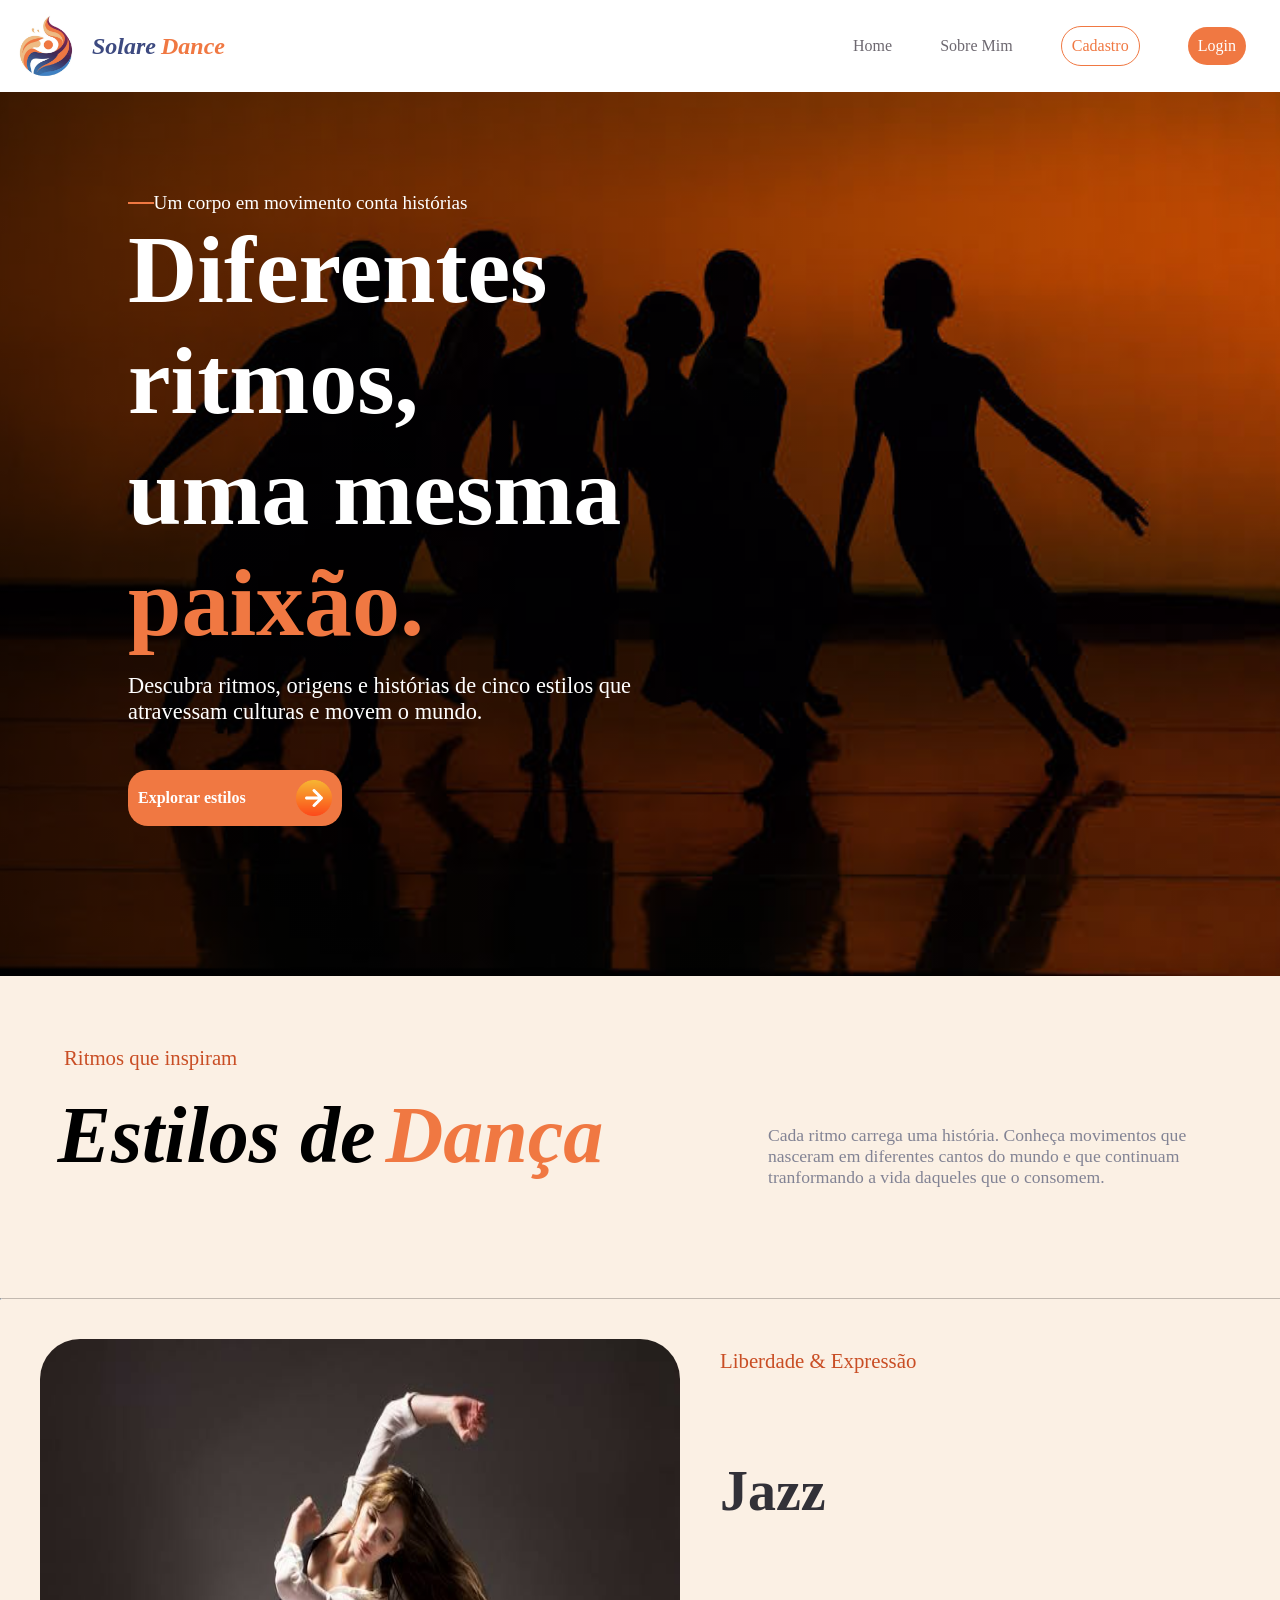
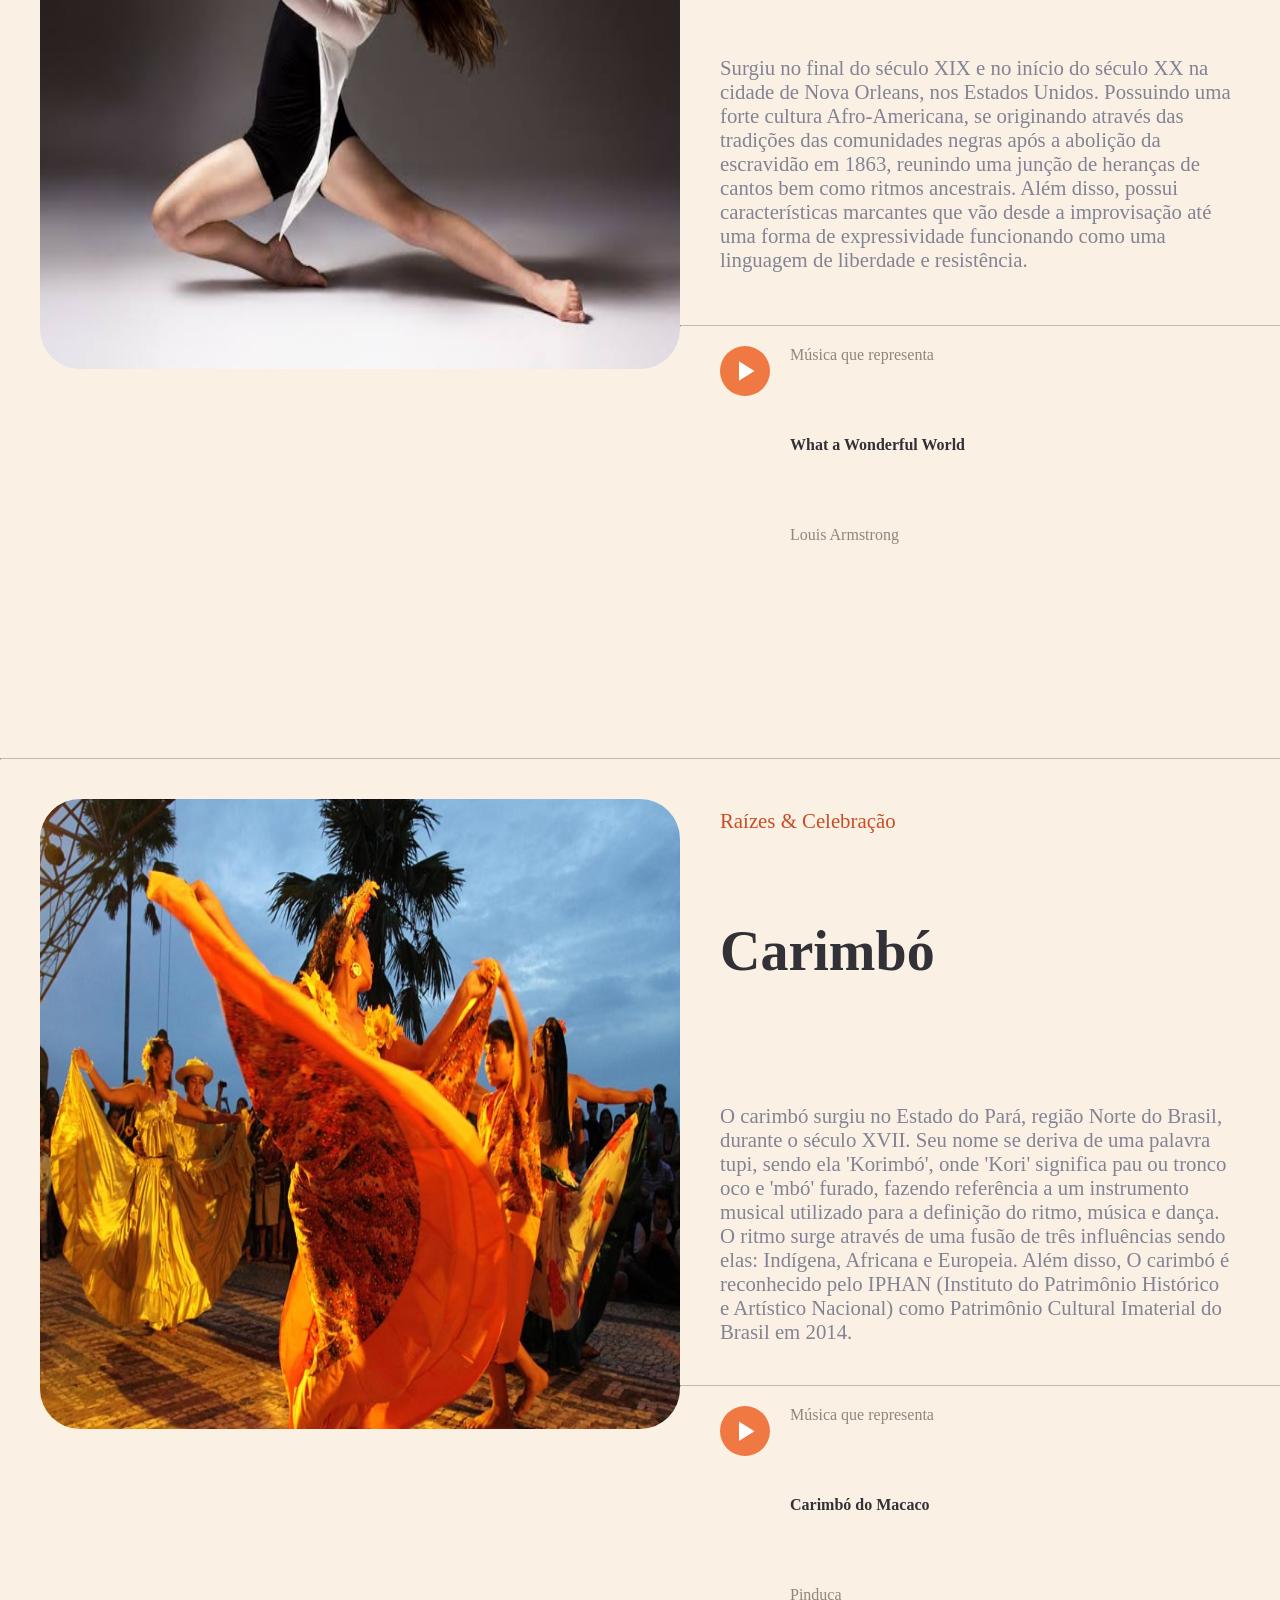
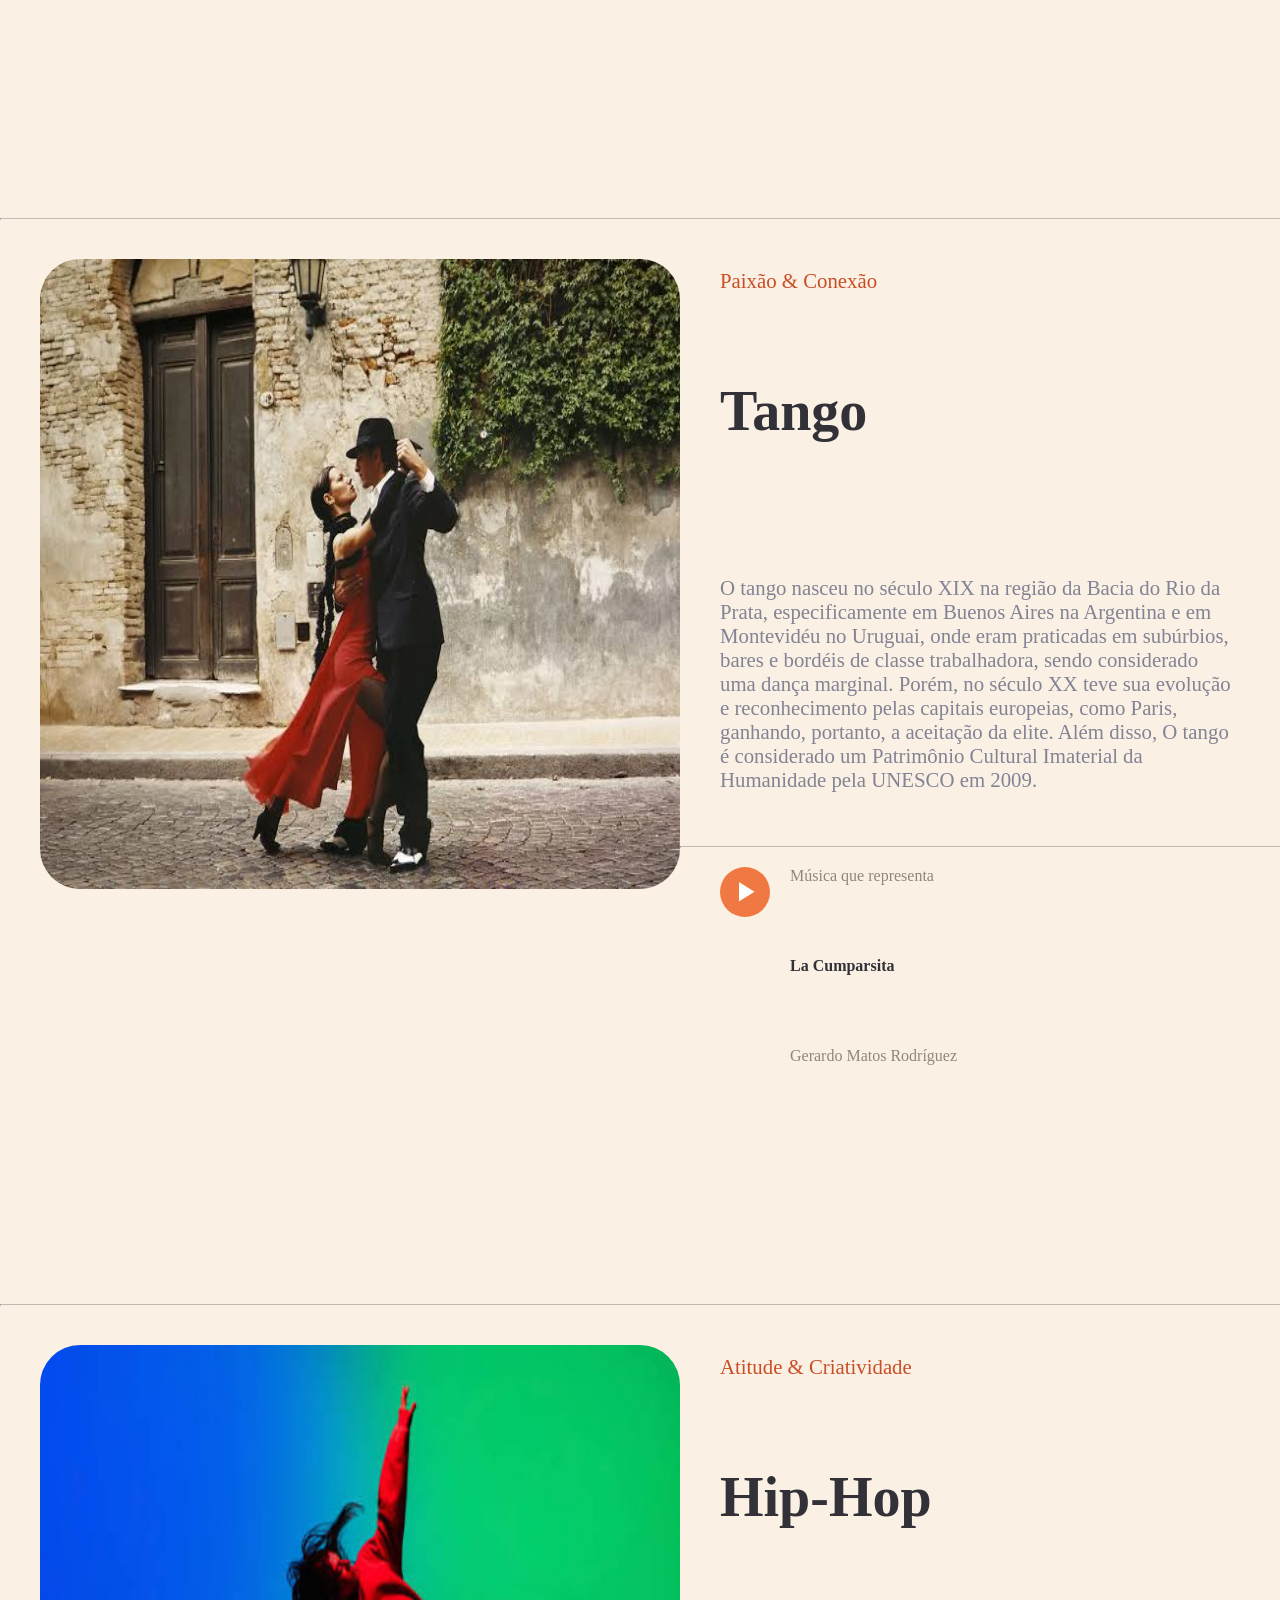
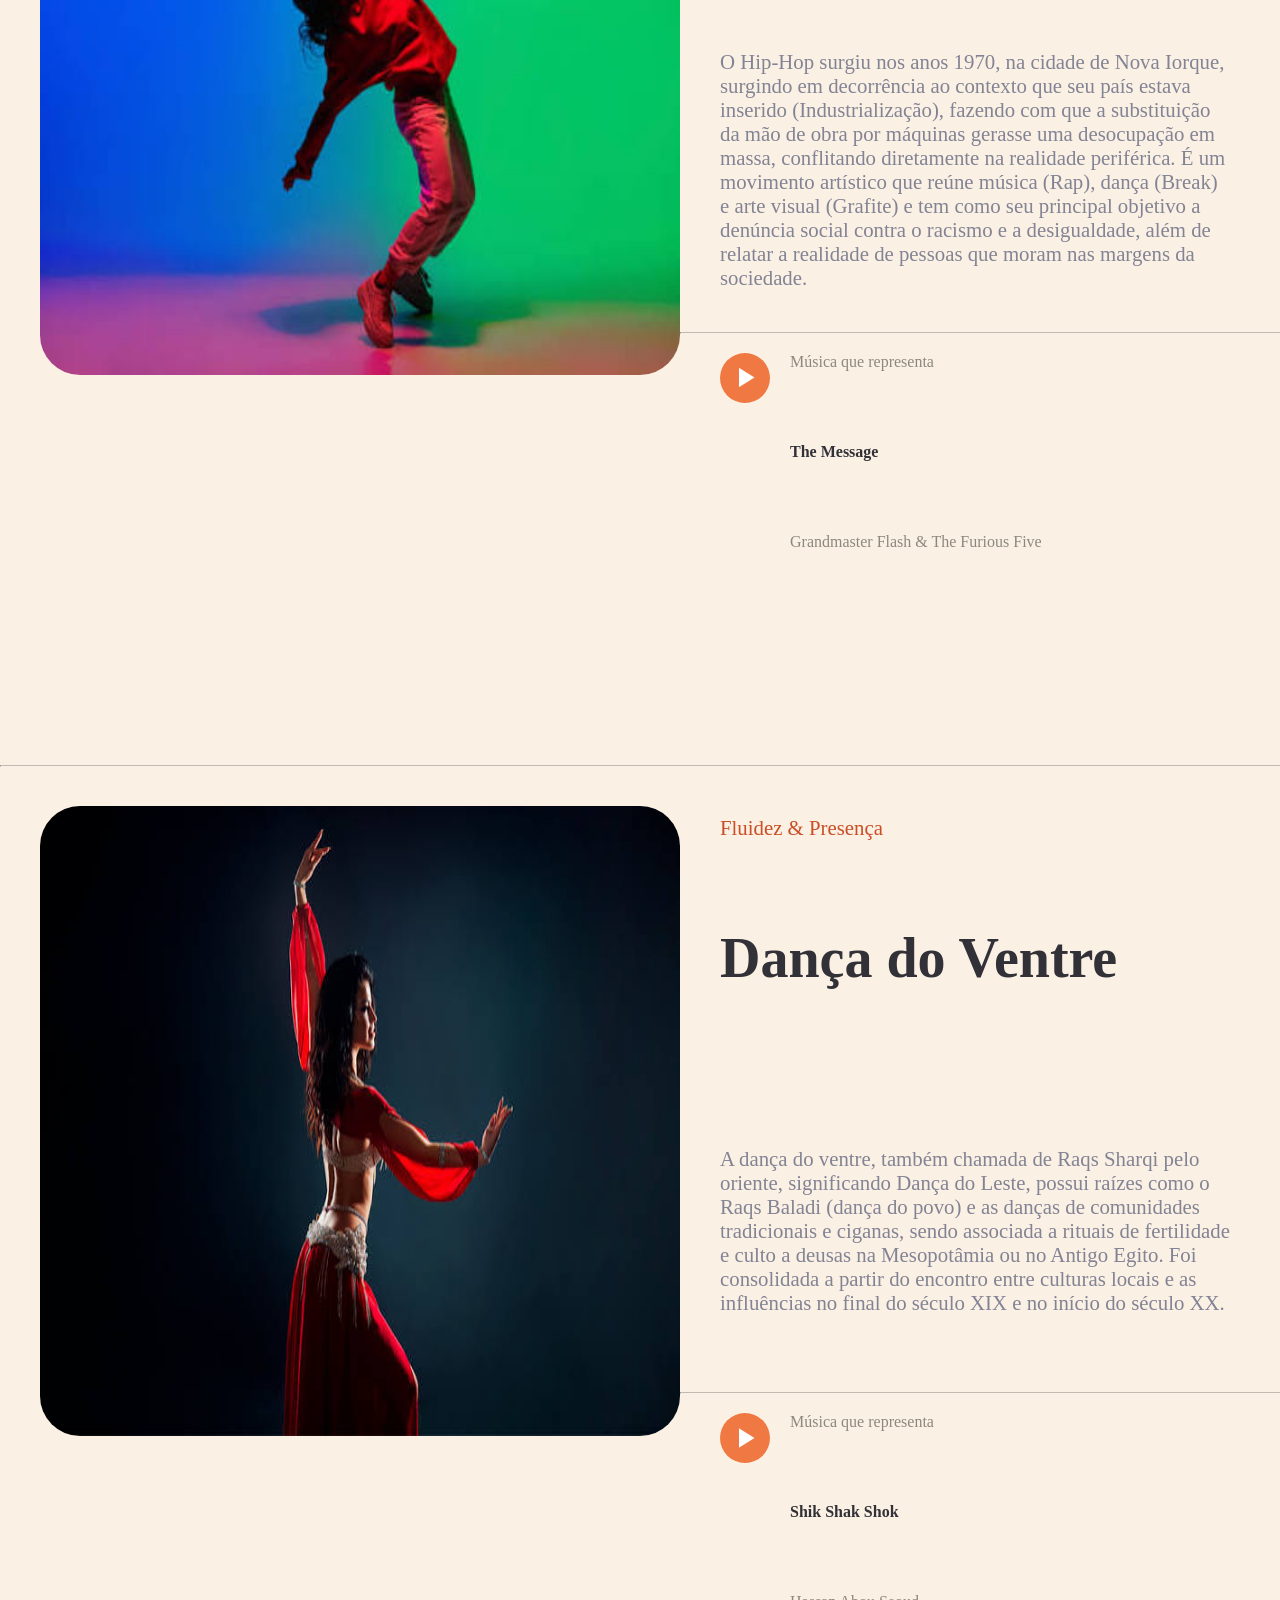
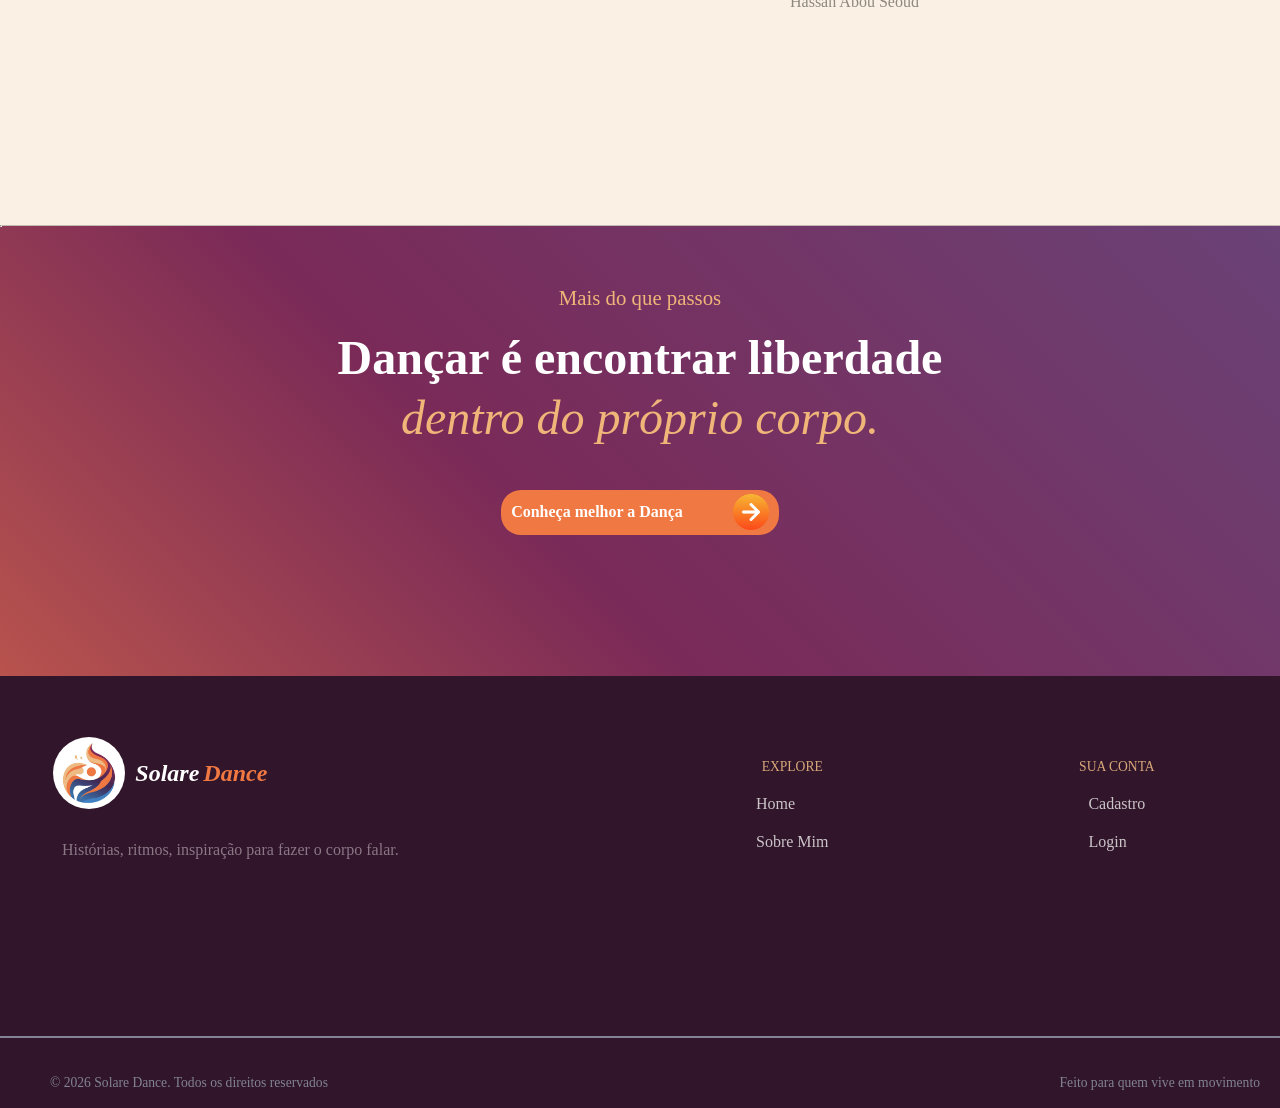
<file: public/index.html>
<!DOCTYPE html>
<html lang="en">

<head>
    <meta charset="UTF-8">
    <meta name="viewport" content="width=device-width, initial-scale=1.0">
    <link rel="stylesheet" href="./css/index.css">
    <link rel="icon" type="image/svg+xml" href="./assets/img/Logo.jpg">
    <title>Solare Dance | Home</title>
</head>

<body>
    <header class="header">
        <div class="logo_container">
            <img src="./assets/img/Logo.jpg" alt="Solare Dance">
            <h2 class="logo">Solare <span class="logo"> Dance</span></h2>
        </div>

        <nav class="nav">
            <ul>
                <li><a href="./index.html">Home</a></li>
                <li><a href="#">Sobre Mim</a></li>

                <div class="btn-cadastro">
                    <li><a href="./cadastro.html">Cadastro</a></li>
                </div>

                <div class="btn-login">
                    <li><a href="./login.html">Login</a></li>
                </div>

            </ul>

        </nav>
    </header>

    <div class="banner">
        <div class="container">

            <p class="text1"><span class="linha_banner"></span> Um corpo em movimento conta histórias</p>
            <h1 class="title_banner">Diferentes <br>ritmos, <br>uma mesma <span class="span_title">paixão.</span></h1>
            <p class="sub_text">Descubra ritmos, origens e histórias de cinco estilos que <br> atravessam culturas e
                movem o mundo.</p>
        </div>
        <div class="btn_banner">

            <a href="#conteudo">
                <b>Explorar estilos</b>
                <img src="./assets/img/btn_banner.png" alt="">
            </a>
        </div>
    </div>

    <div class="home">
        <div class="title_home">
            <p class="text1">Ritmos que inspiram</p>
            <h1>Estilos de <span>Dança</span></h1>
        </div>

        <div class="container_text">
            <p>Cada ritmo carrega uma história. Conheça movimentos que <br>nasceram em diferentes cantos do mundo e que
                continuam <br>tranformando a vida daqueles que o consomem.</p>
        </div>
    </div>

    <div class="divisor">
        <hr>
    </div>

    <div id="conteudo" class="jazz">
        <div class="img_jazz">
            <img src="./assets/img/Jazz.jpg" alt="">
        </div>

        <div class="descricao">
            <p>Liberdade & Expressão</p>
            <h1>Jazz</h1>
            <p class="text"> Surgiu no final do século XIX e no início do século XX na cidade de Nova Orleans, nos
                Estados Unidos.
                Possuindo uma forte cultura Afro-Americana, se originando através das tradições das comunidades negras
                após
                a abolição da escravidão em 1863, reunindo uma junção de heranças de cantos bem como ritmos ancestrais.
                Além disso, possui características marcantes que vão desde a improvisação até uma forma de
                expressividade
                funcionando como uma linguagem de liberdade e resistência.
            </p>

            <div class="divisor">
                <hr>
            </div>

            <div class="data_music">

                <button class="btn_jazz">
                    <span class="play_icon"></span>
                </button>


                <div class="information_music">
                    <p> Música que representa</p>
                    <h1 class="title_music">What a Wonderful World</h1>
                    <p class="autor">Louis Armstrong</p>

                </div>

            </div>

        </div>
    </div>

    <div class="divisor_jazz">
        <hr>
    </div>

    <div class="carimbó">
        <div class="img_carimbó">
            <img src="./assets/img/carimbó.jpg" alt="">
        </div>

        <div class="descricao">
            <p>Raízes & Celebração</p>
            <h1>Carimbó</h1>
            <p class="text"> O carimbó surgiu no Estado do Pará, região Norte do Brasil, durante o século XVII. Seu nome
                se deriva de uma palavra tupi, sendo ela 'Korimbó', onde 'Kori' significa pau ou tronco oco e 'mbó'
                furado, fazendo referência a um instrumento musical utilizado para a definição do ritmo, música e dança.
                O ritmo surge através de uma fusão de três influências sendo elas:
                Indígena, Africana e Europeia. Além disso, O carimbó é reconhecido pelo IPHAN (Instituto do Patrimônio
                Histórico e Artístico Nacional) como Patrimônio Cultural Imaterial do Brasil em 2014.
            </p>

            <div class="divisor">
                <hr>
            </div>

            <div class="data_music">
                <button class="btn_carimbó">
                    <span class="play_icon"></span>
                </button>

                <div class="information_music">
                    <p> Música que representa</p>
                    <h1 class="title_music">Carimbó do Macaco</h1>
                    <p class="autor">Pinduca</p>

                </div>

            </div>

        </div>
    </div>

    <div class="divisor_carimbó">
        <hr>
    </div>


    <div class="tango">
        <div class="img_tango">
            <img src="./assets/img/tango.jpg" alt="">
        </div>

        <div class="descricao">
            <p>Paixão & Conexão</p>
            <h1>Tango</h1>
            <p class="text"> O tango nasceu no século XIX na região da Bacia do Rio da Prata, especificamente em Buenos
                Aires na Argentina e em Montevidéu no Uruguai, onde eram praticadas em subúrbios, bares e bordéis de
                classe trabalhadora, sendo considerado uma dança marginal. Porém, no século XX teve sua evolução e
                reconhecimento pelas capitais europeias, como Paris, ganhando, portanto, a aceitação da elite. Além
                disso, O tango é considerado um Patrimônio Cultural Imaterial da Humanidade pela UNESCO em 2009.
            </p>

            <div class="divisor">
                <hr>
            </div>

            <div class="data_music">
                <button class="btn_tango">
                    <span class="play_icon"></span>
                </button>

                <div class="information_music">
                    <p> Música que representa</p>
                    <h1 class="title_music">La Cumparsita</h1>
                    <p class="autor">Gerardo Matos Rodríguez</p>

                </div>

            </div>

        </div>
    </div>

    <div class="divisor_tango">
        <hr>
    </div>


    <div class="hip_hop">
        <div class="img_hip">
            <img src="./assets/img/hip-hop.jpg" alt="">
        </div>

        <div class="descricao">
            <p>Atitude & Criatividade</p>
            <h1>Hip-Hop</h1>
            <p class="text"> O Hip-Hop surgiu nos anos 1970, na cidade de Nova Iorque, surgindo em decorrência ao
                contexto que seu país estava inserido (Industrialização), fazendo com que a substituição da mão de obra
                por máquinas gerasse uma desocupação em massa, conflitando diretamente na realidade periférica. É um
                movimento artístico que reúne música (Rap), dança (Break) e arte visual (Grafite) e tem como seu
                principal objetivo a denúncia social contra o racismo e a desigualdade, além de relatar a realidade de
                pessoas que moram nas margens da sociedade.
            </p>

            <div class="divisor">
                <hr>
            </div>

            <div class="data_music">
                <button class="btn_hip">
                    <span class="play_icon"></span>
                </button>

                <div class="information_music">
                    <p> Música que representa</p>
                    <h1 class="title_music">The Message</h1>
                    <p class="autor">Grandmaster Flash & The Furious Five</p>

                </div>

            </div>

        </div>
    </div>

    <div class="divisor_hip">
        <hr>
    </div>

    <div class="danca_ventre">
        <div class="img_danca_ventre">
            <img src="./assets/img/danca_ventre.jpg" alt="">
        </div>

        <div class="descricao">
            <p>Fluidez & Presença</p>
            <h1>Dança do Ventre</h1>
            <p class="text"> A dança do ventre, também chamada de Raqs Sharqi pelo oriente, significando Dança do Leste,
                possui raízes como o Raqs Baladi (dança do povo) e as danças de comunidades tradicionais e ciganas,
                sendo associada a rituais de fertilidade e culto a deusas na Mesopotâmia ou no Antigo Egito. Foi
                consolidada a partir do encontro entre culturas locais e as influências no final do século XIX e no
                início do século XX.
            </p>

            <div class="divisor">
                <hr>
            </div>

            <div class="data_music">
                <button class="btn_danca_ventre">
                    <span class="play_icon"></span>
                </button>

                <div class="information_music">
                    <p> Música que representa</p>
                    <h1 class="title_music">Shik Shak Shok</h1>
                    <p class="autor"> Hassan Abou Seoud</p>

                </div>

            </div>

        </div>
    </div>

    <div class="divisor_danca_ventre">
        <hr>
    </div>


    <div class="pre_footer">
        <p>Mais do que passos</p>
        <h1>Dançar é encontrar liberdade</h1>
        <span>dentro do próprio corpo.</span>

        <div class="btn_footer">

            <a href="./cadastro.html">
                <b>Conheça melhor a Dança</b>
                <img src="./assets/img/btn_banner.png" alt="">

            </a>

        </div>

    </div>

    <div class="footer">

        <div class="logo_frase">
            <div class="container_logo">
                <img src="./assets/img/Logo.jpg" alt="Solare Dance">
                <h2>Solare <span> Dance</span></h2>
            </div>

            <p>Histórias, ritmos, inspiração para fazer o corpo falar.</p>
        </div>

        <div class="explore">

            <p>EXPLORE</p>

            <ul>

                <li><a href="./index.html">
                        Home
                    </a></li>

                <li><a href="#">
                        Sobre Mim
                    </a></li>

            </ul>
        </div>

        <div class="conta">

            <p>SUA CONTA</p>
            <ul>

                <li><a href="./cadastro.html">
                        Cadastro
                    </a></li>

                <li><a href="./login.html">
                        Login
                    </a></li>

            </ul>
        </div>

    </div>


    <div class="direitos_autorais">
        <p class="direitos">
            © 2026 Solare Dance. Todos os direitos reservados
        </p>

        <p class="frase">
            Feito para quem vive em movimento
        </p>
    </div>



</body>

</html>
</file>
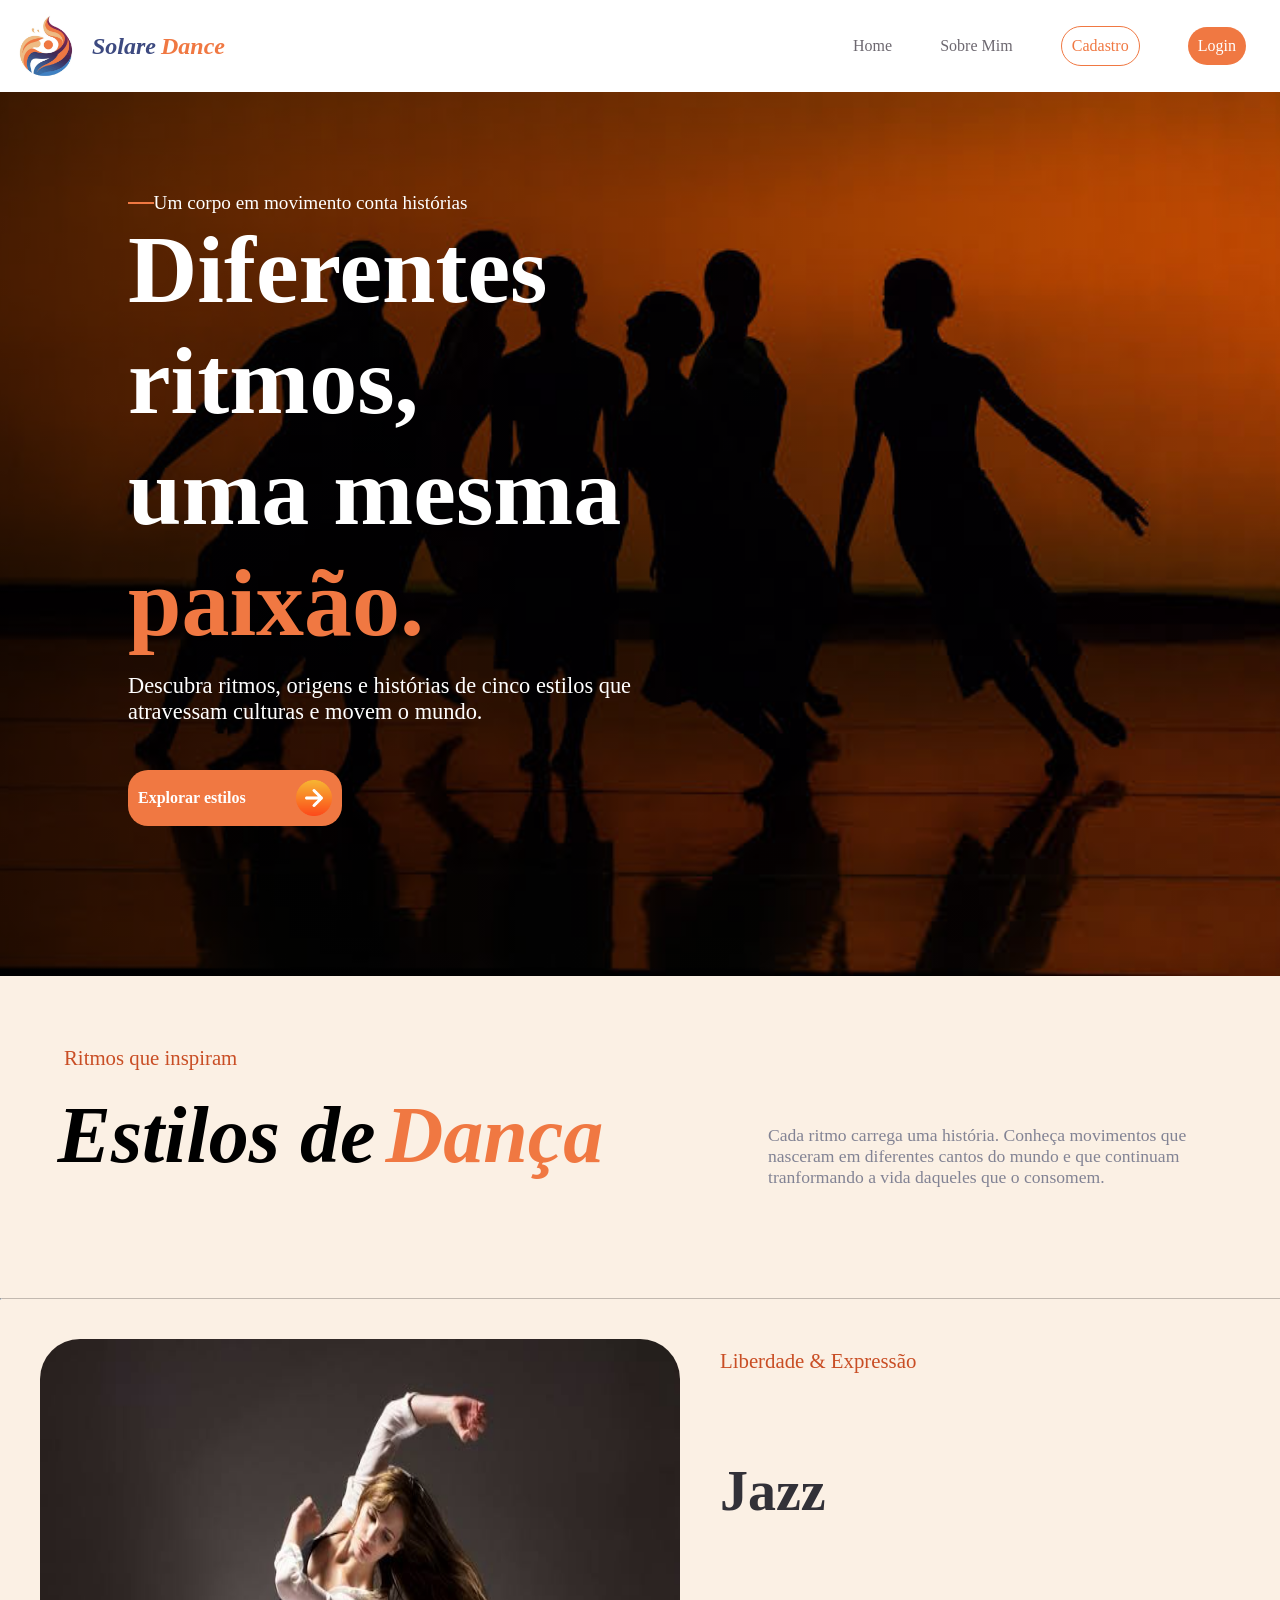
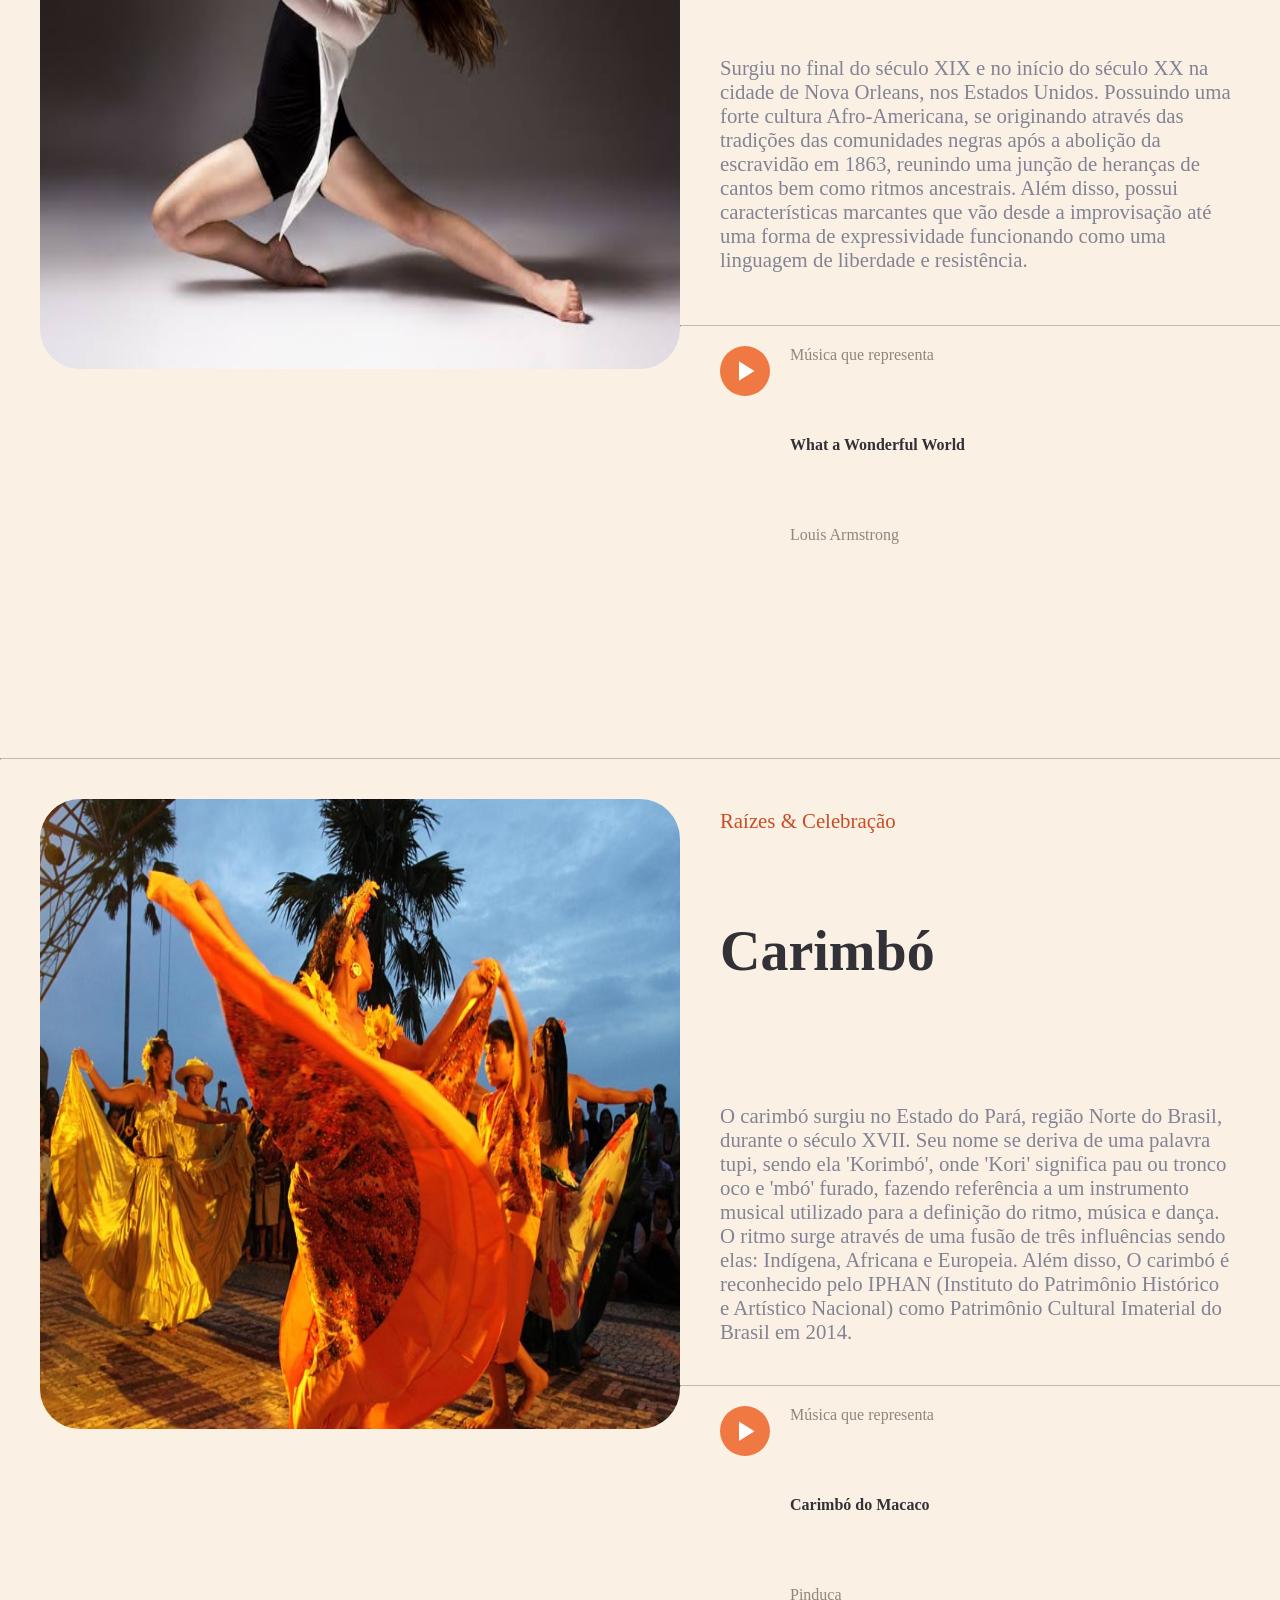
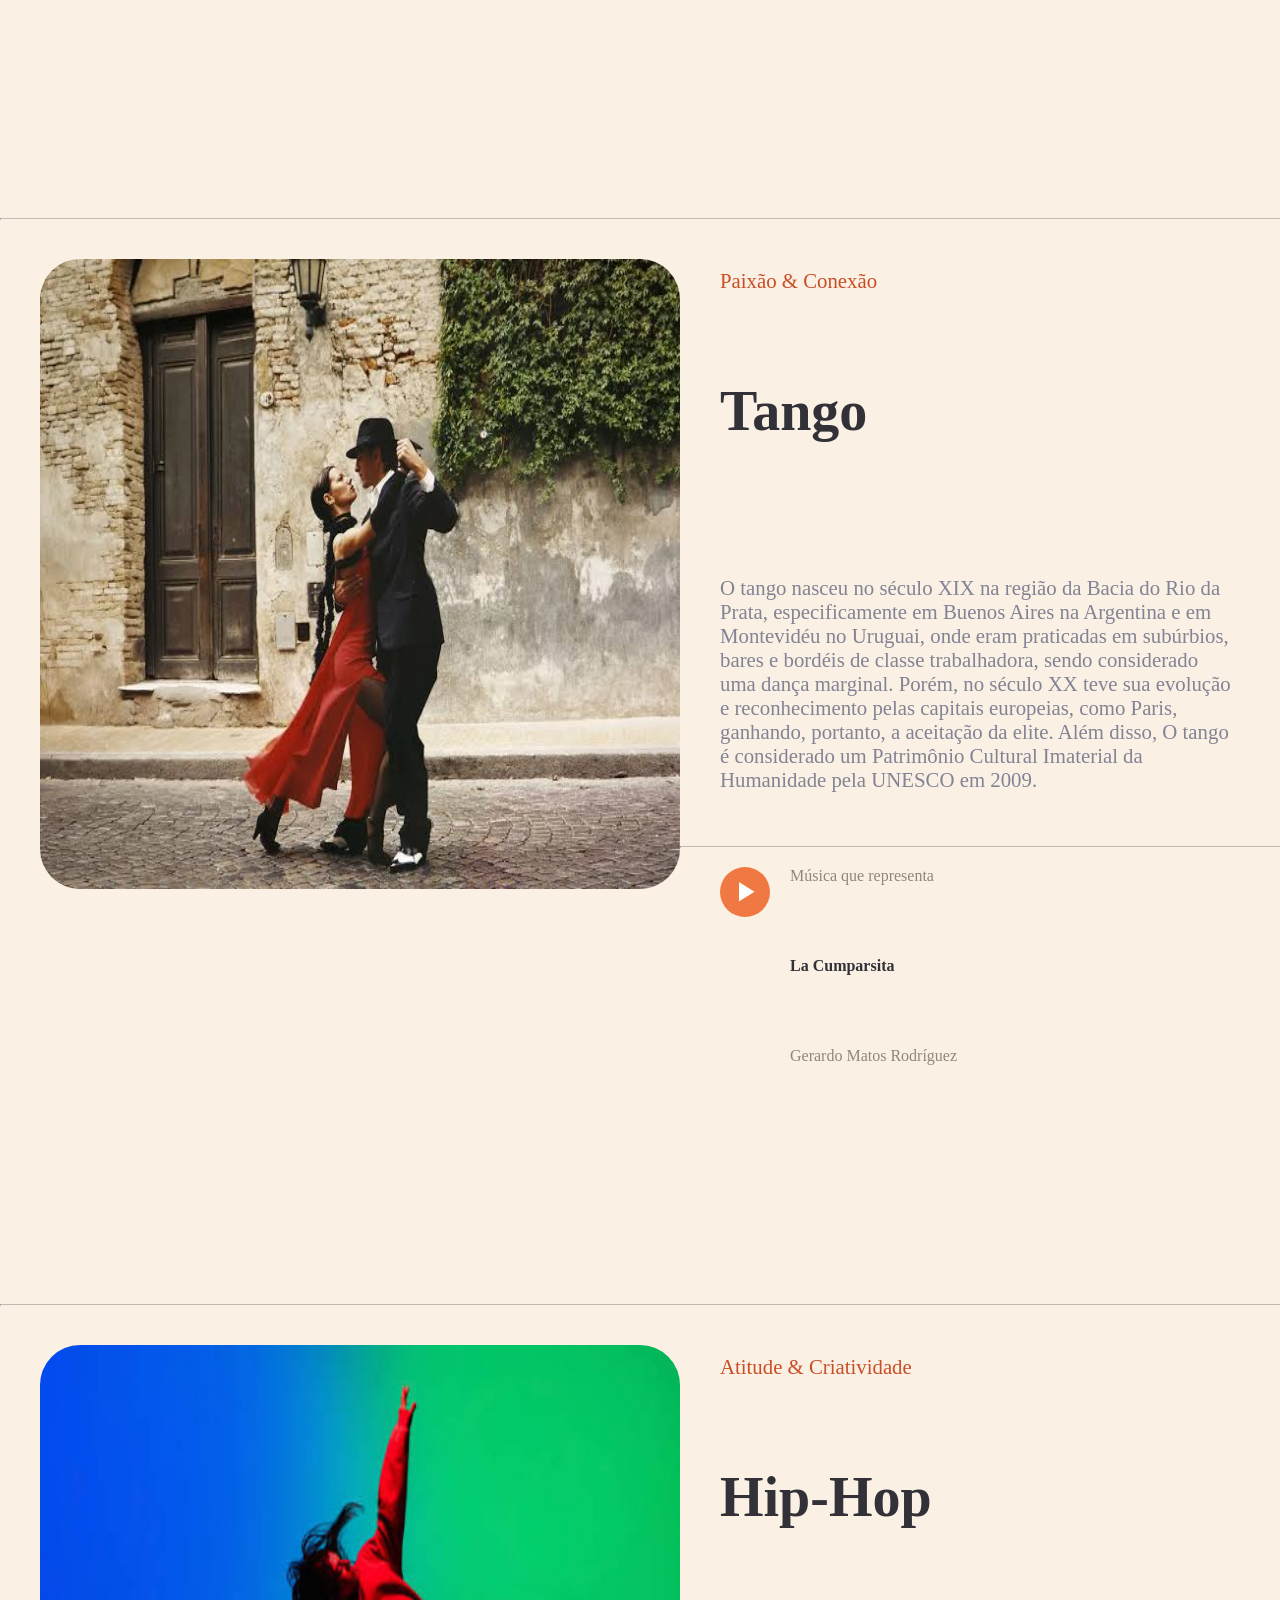
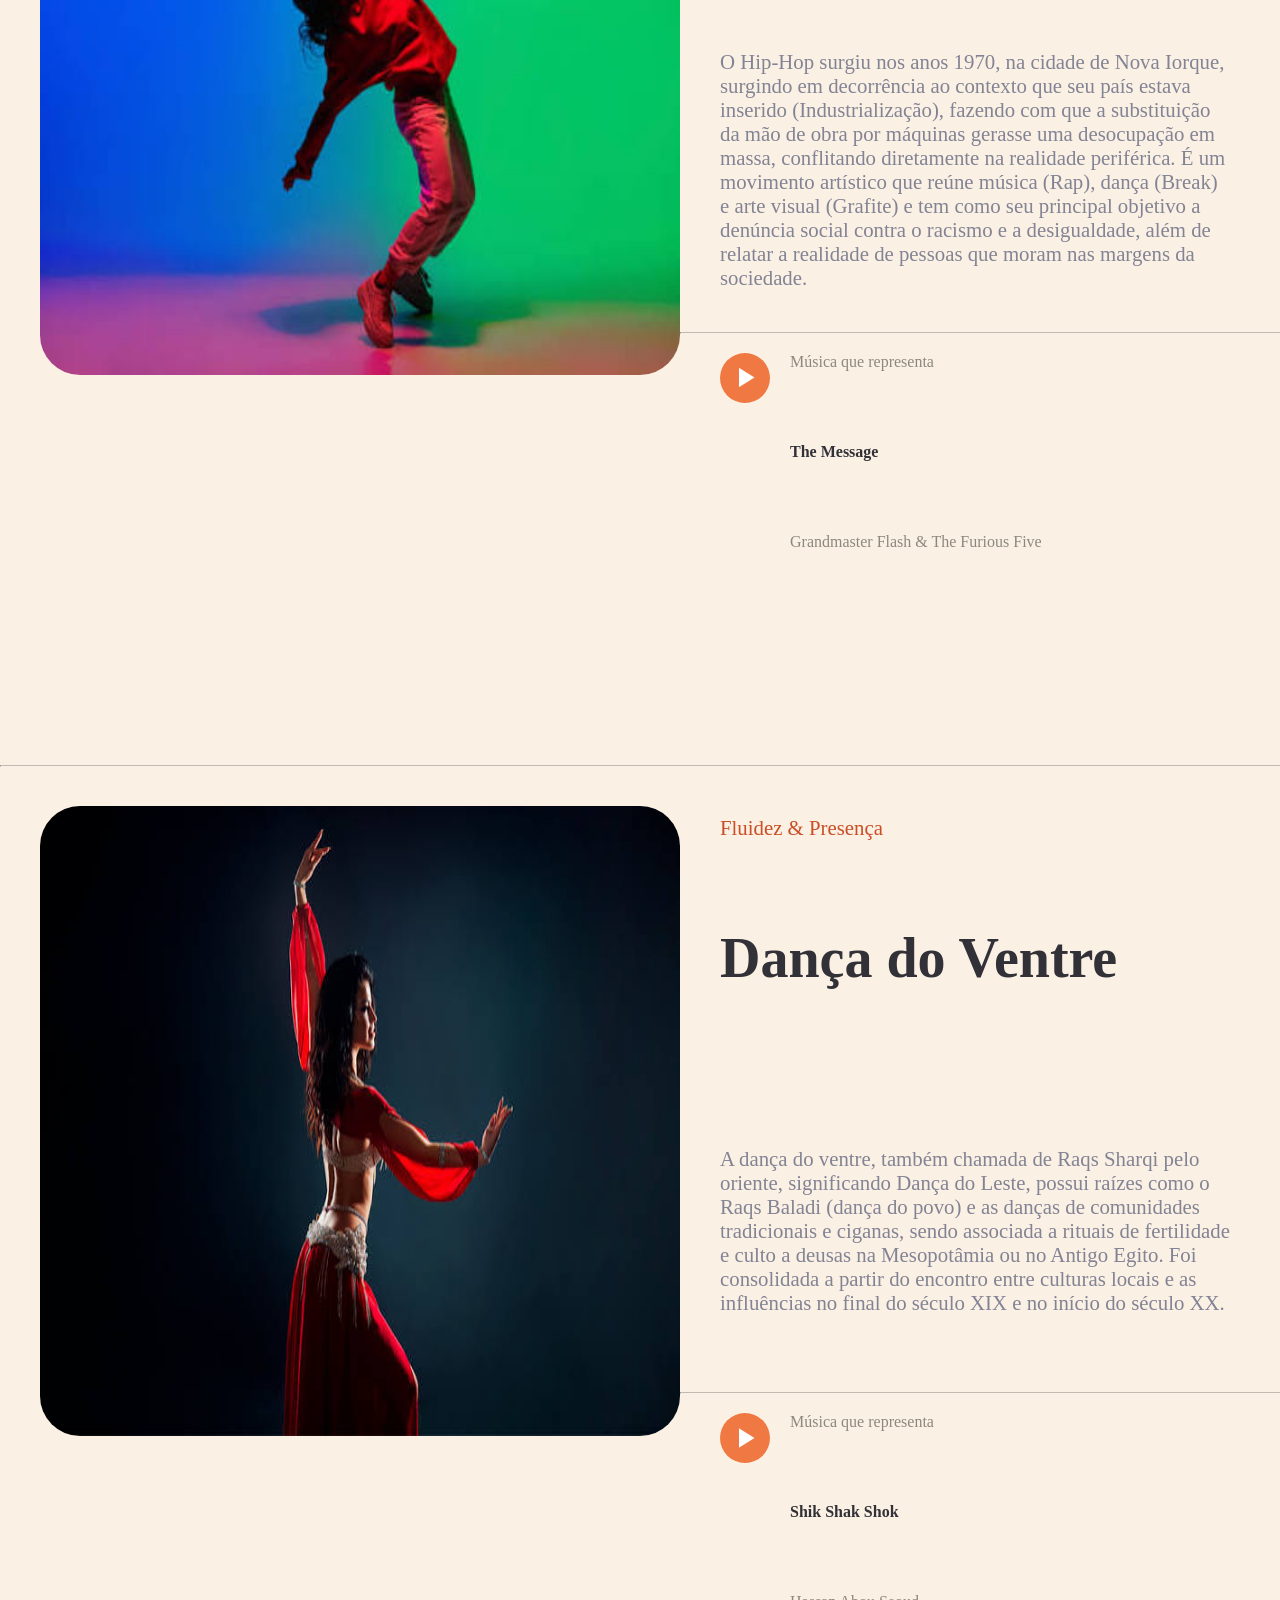
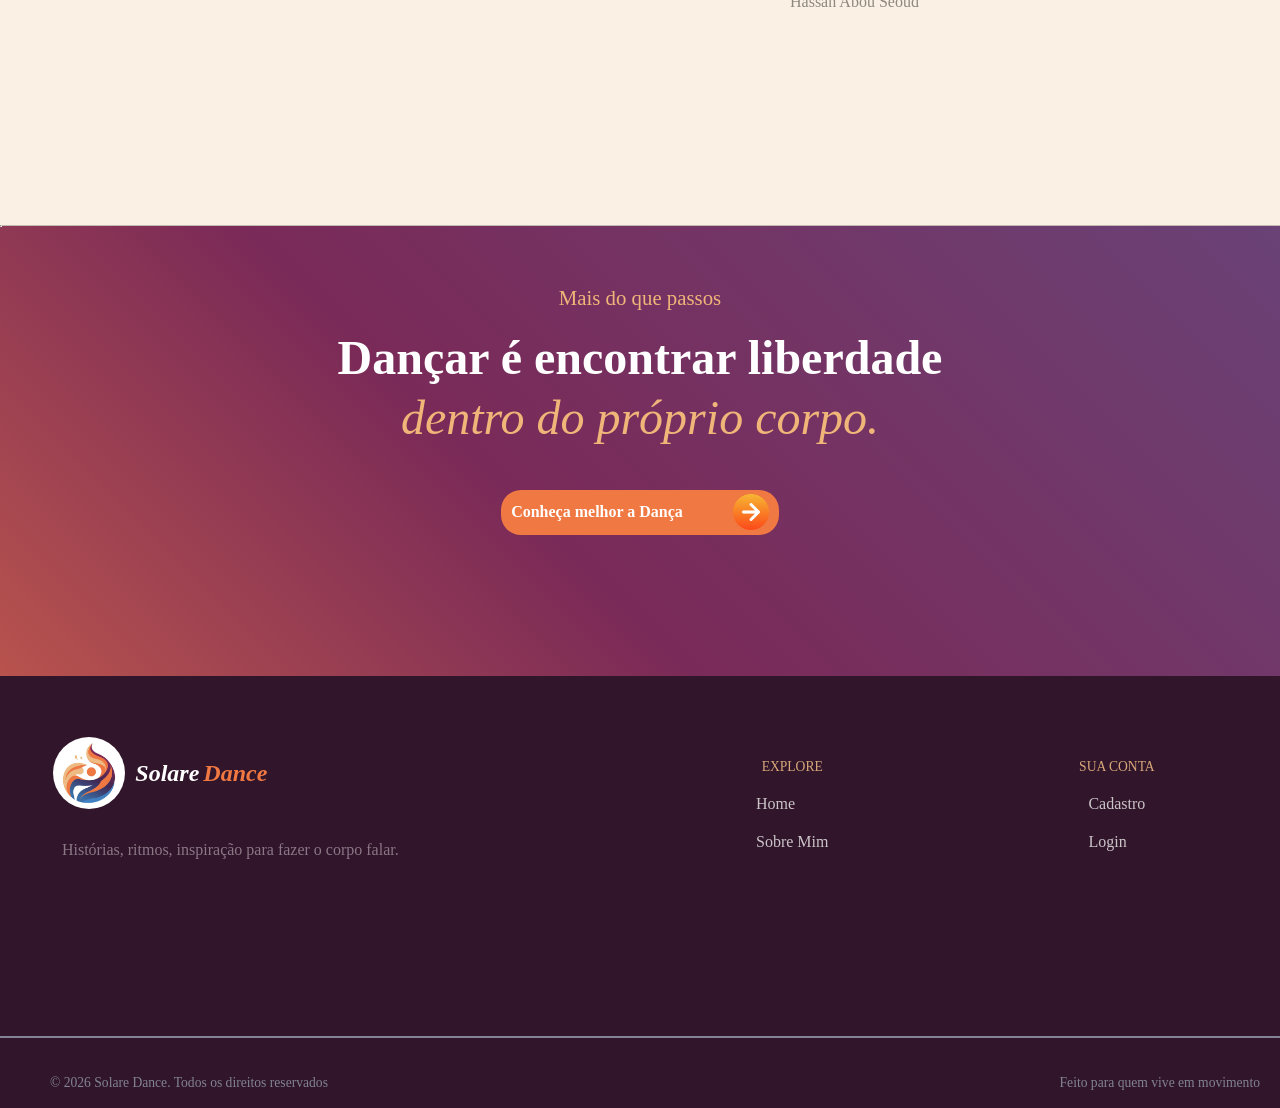
<file: public/home/home.html>
<!DOCTYPE html>
<html lang="en">

<head>
    <meta charset="UTF-8">
    <meta name="viewport" content="width=device-width, initial-scale=1.0">
    <link rel="stylesheet" href="../css/home.css">
    <link rel="icon" type="image/svg+xml" href="../assets/img/Logo.jpg">
    <title>Início Solare</title>
</head>

<body>
    <header class="header">
        <div class="logo_container">
            <img src="../../public/assets/img/Logo.jpg" alt="Solare Dance">
            <h2 class="logo">Solare <span class="logo"> Dance</span></h2>
        </div>

        <nav class="nav">
            <ul>
                <li><a href="../../public/home/home.html">Home</a></li>
                <li><a href="#">Sobre Mim</a></li>

                <div class="btn-cadastro">
                    <li><a href="../cadastro/cadastro.html">Cadastro</a></li>
                </div>

                <div class="btn-login">
                    <li><a href="../login/login.html">Login</a></li>
                </div>

            </ul>

        </nav>
    </header>

    <div class="banner">
        <div class="container">

            <p class="text1"><span class="linha_banner"></span> Um corpo em movimento conta histórias</p>
            <h1 class="title_banner">Diferentes <br>ritmos, <br>uma mesma <span class="span_title">paixão.</span></h1>
            <p class="sub_text">Descubra ritmos, origens e histórias de cinco estilos que <br> atravessam culturas e
                movem o mundo.</p>
        </div>
        <div class="btn_banner">

            <a href="#conteudo">
                <b>Explorar estilos</b>
                <img src="../../public/assets/img/btn_banner.png" alt="">
            </a>
        </div>
    </div>

    <div class="home">
        <div class="title_home">
            <p class="text1">Ritmos que inspiram</p>
            <h1>Estilos de <span>Dança</span></h1>
        </div>

        <div class="container_text">
            <p>Cada ritmo carrega uma história. Conheça movimentos que <br>nasceram em diferentes cantos do mundo e que
                continuam <br>tranformando a vida daqueles que o consomem.</p>
        </div>
    </div>

    <div class="divisor">
        <hr>
    </div>

    <div id="conteudo" class="jazz">
        <div class="img_jazz">
            <img src="../../public/assets/img/Jazz.jpg" alt="">
        </div>

        <div class="descricao">
            <p>Liberdade & Expressão</p>
            <h1>Jazz</h1>
            <p class="text"> Surgiu no final do século XIX e no início do século XX na cidade de Nova Orleans, nos
                Estados Unidos.
                Possuindo uma forte cultura Afro-Americana, se originando através das tradições das comunidades negras
                após
                a abolição da escravidão em 1863, reunindo uma junção de heranças de cantos bem como ritmos ancestrais.
                Além disso, possui características marcantes que vão desde a improvisação até uma forma de
                expressividade
                funcionando como uma linguagem de liberdade e resistência.
            </p>

            <div class="divisor">
                <hr>
            </div>

            <div class="data_music">

                <button class="btn_jazz">
                    <span class="play_icon"></span>
                </button>


                <div class="information_music">
                    <p> Música que representa</p>
                    <h1 class="title_music">What a Wonderful World</h1>
                    <p class="autor">Louis Armstrong</p>

                </div>

            </div>

        </div>
    </div>

    <div class="divisor_jazz">
        <hr>
    </div>

    <div class="carimbó">
        <div class="img_carimbó">
            <img src="../../public/assets/img/carimbó.jpg" alt="">
        </div>

        <div class="descricao">
            <p>Raízes & Celebração</p>
            <h1>Carimbó</h1>
            <p class="text"> O carimbó surgiu no Estado do Pará, região Norte do Brasil, durante o século XVII. Seu nome
                se deriva de uma palavra tupi, sendo ela 'Korimbó', onde 'Kori' significa pau ou tronco oco e 'mbó'
                furado, fazendo referência a um instrumento musical utilizado para a definição do ritmo, música e dança.
                O ritmo surge através de uma fusão de três influências sendo elas:
                Indígena, Africana e Europeia. Além disso, O carimbó é reconhecido pelo IPHAN (Instituto do Patrimônio
                Histórico e Artístico Nacional) como Patrimônio Cultural Imaterial do Brasil em 2014.
            </p>

            <div class="divisor">
                <hr>
            </div>

            <div class="data_music">
                <button class="btn_carimbó">
                    <span class="play_icon"></span>
                </button>

                <div class="information_music">
                    <p> Música que representa</p>
                    <h1 class="title_music">Carimbó do Macaco</h1>
                    <p class="autor">Pinduca</p>

                </div>

            </div>

        </div>
    </div>

    <div class="divisor_carimbó">
        <hr>
    </div>


    <div class="tango">
        <div class="img_tango">
            <img src="../../public/assets/img/tango.jpg" alt="">
        </div>

        <div class="descricao">
            <p>Paixão & Conexão</p>
            <h1>Tango</h1>
            <p class="text"> O tango nasceu no século XIX na região da Bacia do Rio da Prata, especificamente em Buenos
                Aires na Argentina e em Montevidéu no Uruguai, onde eram praticadas em subúrbios, bares e bordéis de
                classe trabalhadora, sendo considerado uma dança marginal. Porém, no século XX teve sua evolução e
                reconhecimento pelas capitais europeias, como Paris, ganhando, portanto, a aceitação da elite. Além
                disso, O tango é considerado um Patrimônio Cultural Imaterial da Humanidade pela UNESCO em 2009.
            </p>

            <div class="divisor">
                <hr>
            </div>

            <div class="data_music">
                <button class="btn_tango">
                    <span class="play_icon"></span>
                </button>

                <div class="information_music">
                    <p> Música que representa</p>
                    <h1 class="title_music">La Cumparsita</h1>
                    <p class="autor">Gerardo Matos Rodríguez</p>

                </div>

            </div>

        </div>
    </div>

    <div class="divisor_tango">
        <hr>
    </div>


    <div class="hip_hop">
        <div class="img_hip">
            <img src="../../public/assets/img/hip-hop.jpg" alt="">
        </div>

        <div class="descricao">
            <p>Atitude & Criatividade</p>
            <h1>Hip-Hop</h1>
            <p class="text"> O Hip-Hop surgiu nos anos 1970, na cidade de Nova Iorque, surgindo em decorrência ao
                contexto que seu país estava inserido (Industrialização), fazendo com que a substituição da mão de obra
                por máquinas gerasse uma desocupação em massa, conflitando diretamente na realidade periférica. É um
                movimento artístico que reúne música (Rap), dança (Break) e arte visual (Grafite) e tem como seu
                principal objetivo a denúncia social contra o racismo e a desigualdade, além de relatar a realidade de
                pessoas que moram nas margens da sociedade.
            </p>

            <div class="divisor">
                <hr>
            </div>

            <div class="data_music">
                <button class="btn_hip">
                    <span class="play_icon"></span>
                </button>

                <div class="information_music">
                    <p> Música que representa</p>
                    <h1 class="title_music">The Message</h1>
                    <p class="autor">Grandmaster Flash & The Furious Five</p>

                </div>

            </div>

        </div>
    </div>

    <div class="divisor_hip">
        <hr>
    </div>

    <div class="danca_ventre">
        <div class="img_danca_ventre">
            <img src="../../public/assets/img/danca_ventre.jpg" alt="">
        </div>

        <div class="descricao">
            <p>Fluidez & Presença</p>
            <h1>Dança do Ventre</h1>
            <p class="text"> A dança do ventre, também chamada de Raqs Sharqi pelo oriente, significando Dança do Leste,
                possui raízes como o Raqs Baladi (dança do povo) e as danças de comunidades tradicionais e ciganas,
                sendo associada a rituais de fertilidade e culto a deusas na Mesopotâmia ou no Antigo Egito. Foi
                consolidada a partir do encontro entre culturas locais e as influências no final do século XIX e no
                início do século XX.
            </p>

            <div class="divisor">
                <hr>
            </div>

            <div class="data_music">
                <button class="btn_danca_ventre">
                    <span class="play_icon"></span>
                </button>

                <div class="information_music">
                    <p> Música que representa</p>
                    <h1 class="title_music">Shik Shak Shok</h1>
                    <p class="autor"> Hassan Abou Seoud</p>

                </div>

            </div>

        </div>
    </div>

    <div class="divisor_danca_ventre">
        <hr>
    </div>


    <div class="pre_footer">
        <p>Mais do que passos</p>
        <h1>Dançar é encontrar liberdade</h1>
        <span>dentro do próprio corpo.</span>

        <div class="btn_footer">

            <a href="../cadastro/cadastro.html">
                <b>Conheça melhor a Dança</b>
                <img src="../assets/img/btn_banner.png" alt="">

            </a>

        </div>

    </div>

    <div class="footer">

        <div class="logo_frase">
            <div class="container_logo">
                <img src="../../public/assets/img/Logo.jpg" alt="Solare Dance">
                <h2>Solare <span> Dance</span></h2>
            </div>

            <p>Histórias, ritmos, inspiração para fazer o corpo falar.</p>
        </div>

        <div class="explore">

            <p>EXPLORE</p>

            <ul>

                <li><a href="../home/home.html">
                        Home
                    </a></li>

                <li><a href="#">
                        Sobre Mim
                    </a></li>

            </ul>
        </div>

        <div class="conta">

            <p>SUA CONTA</p>
            <ul>

                <li><a href="../cadastro/cadastro.html">
                        Cadastro
                    </a></li>

                <li><a href="../login/login.html">
                        Login
                    </a></li>

            </ul>
        </div>

    </div>


    <div class="direitos_autorais">
        <p class="direitos">
            © 2026 Solare Dance. Todos os direitos reservados
        </p>

        <p class="frase">
            Feito para quem vive em movimento
        </p>
    </div>



</body>

</html>
</file>
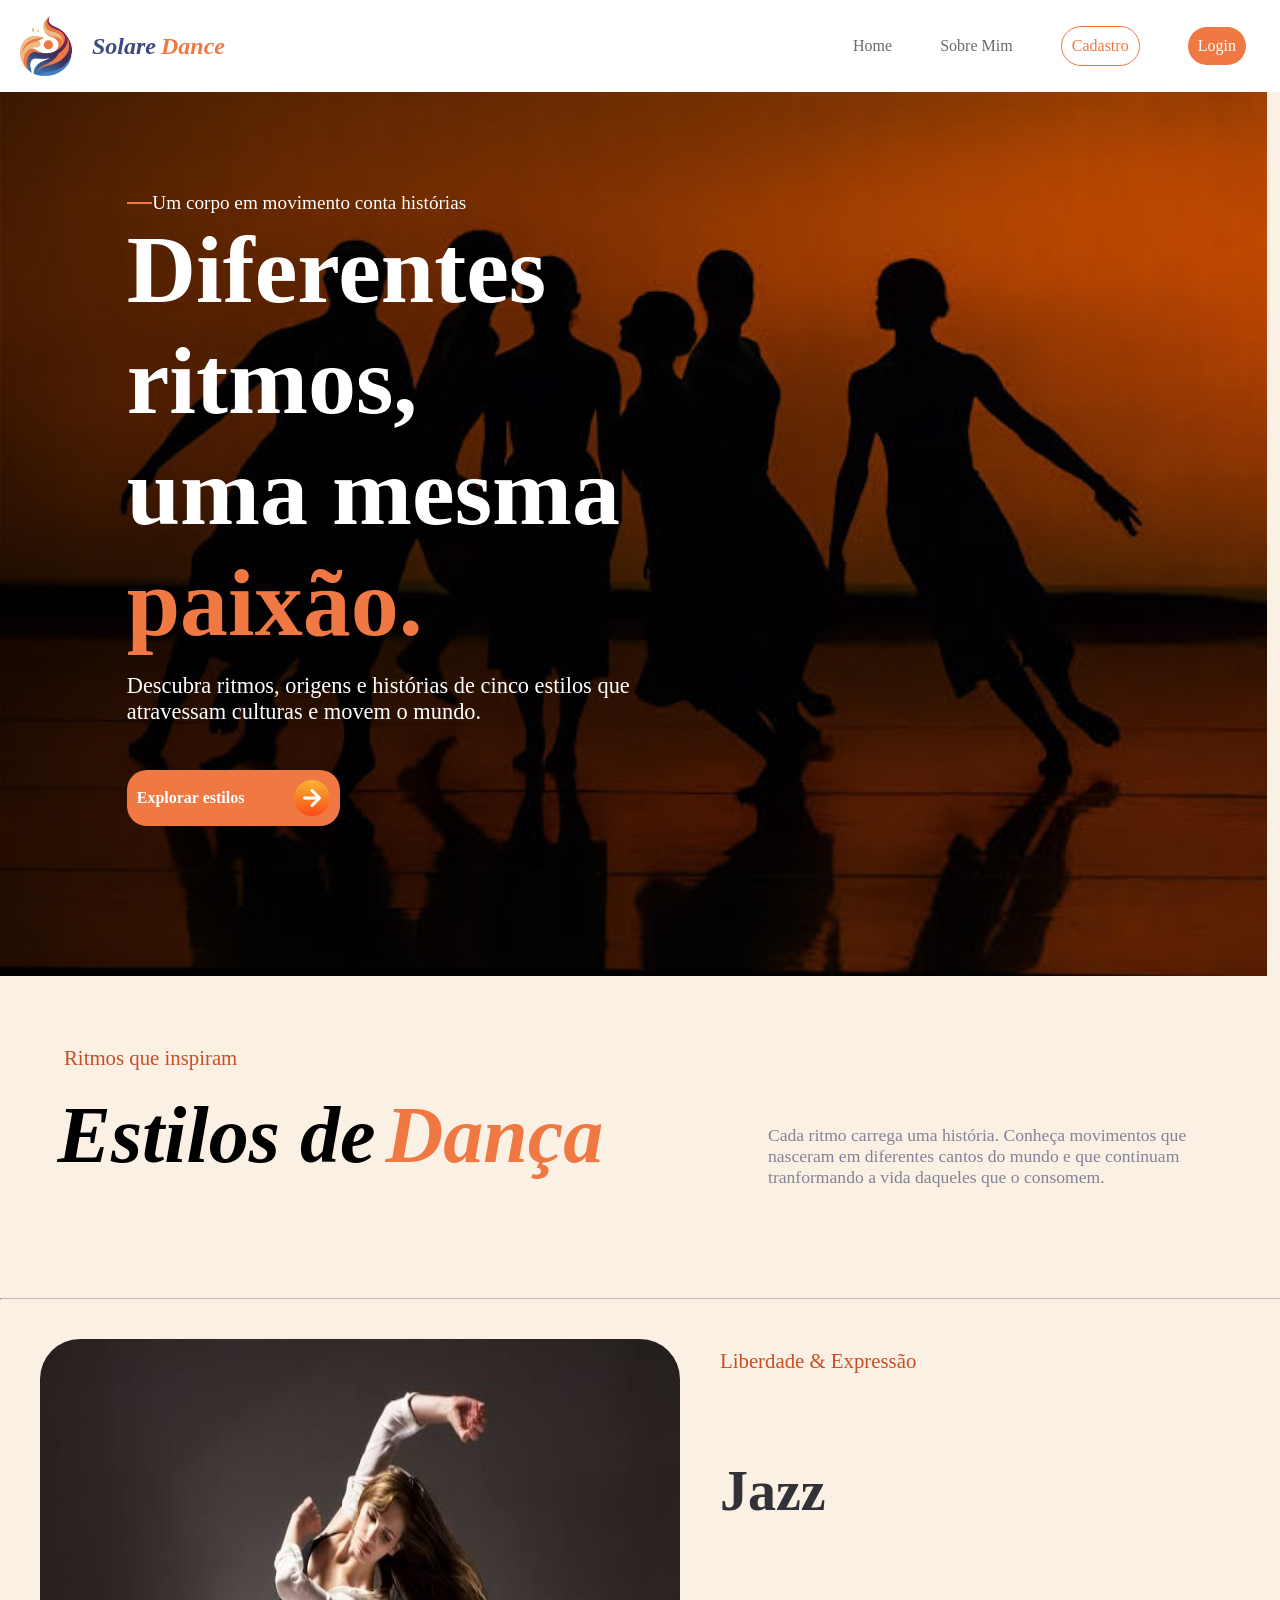
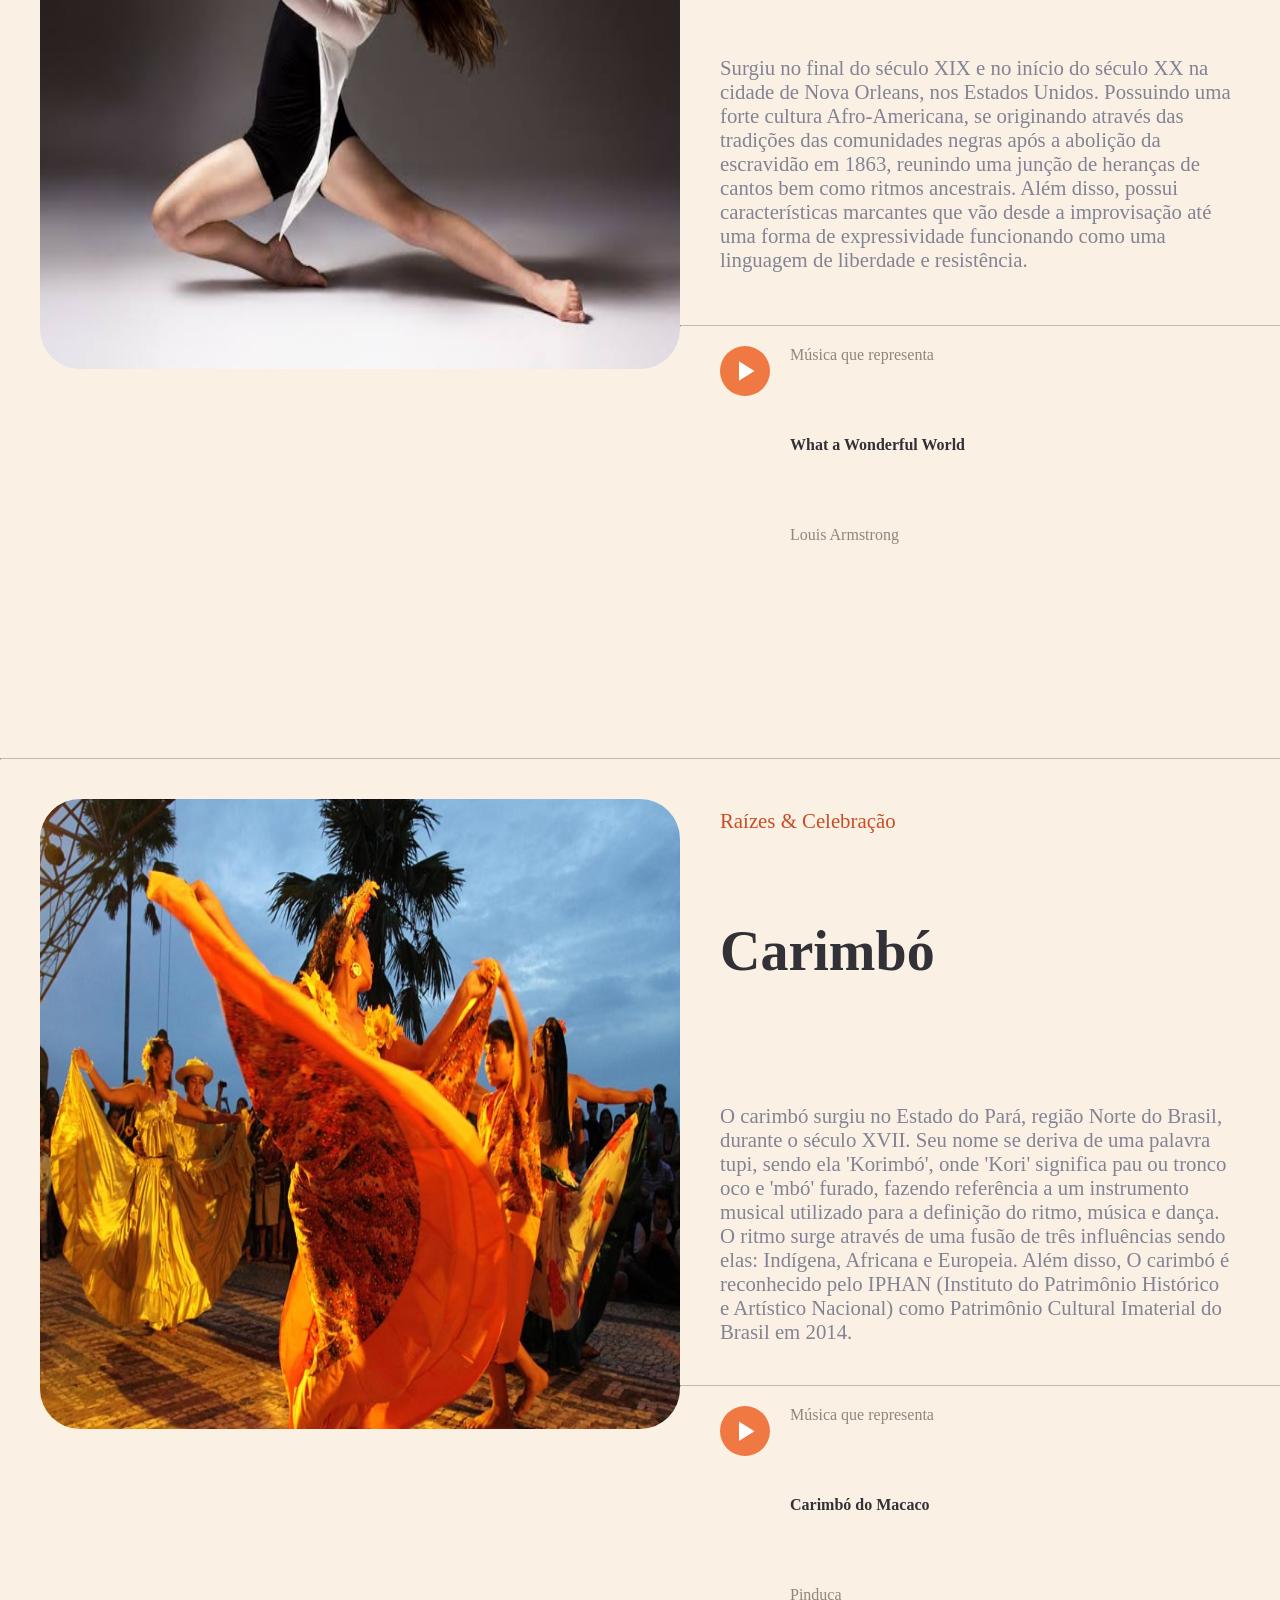
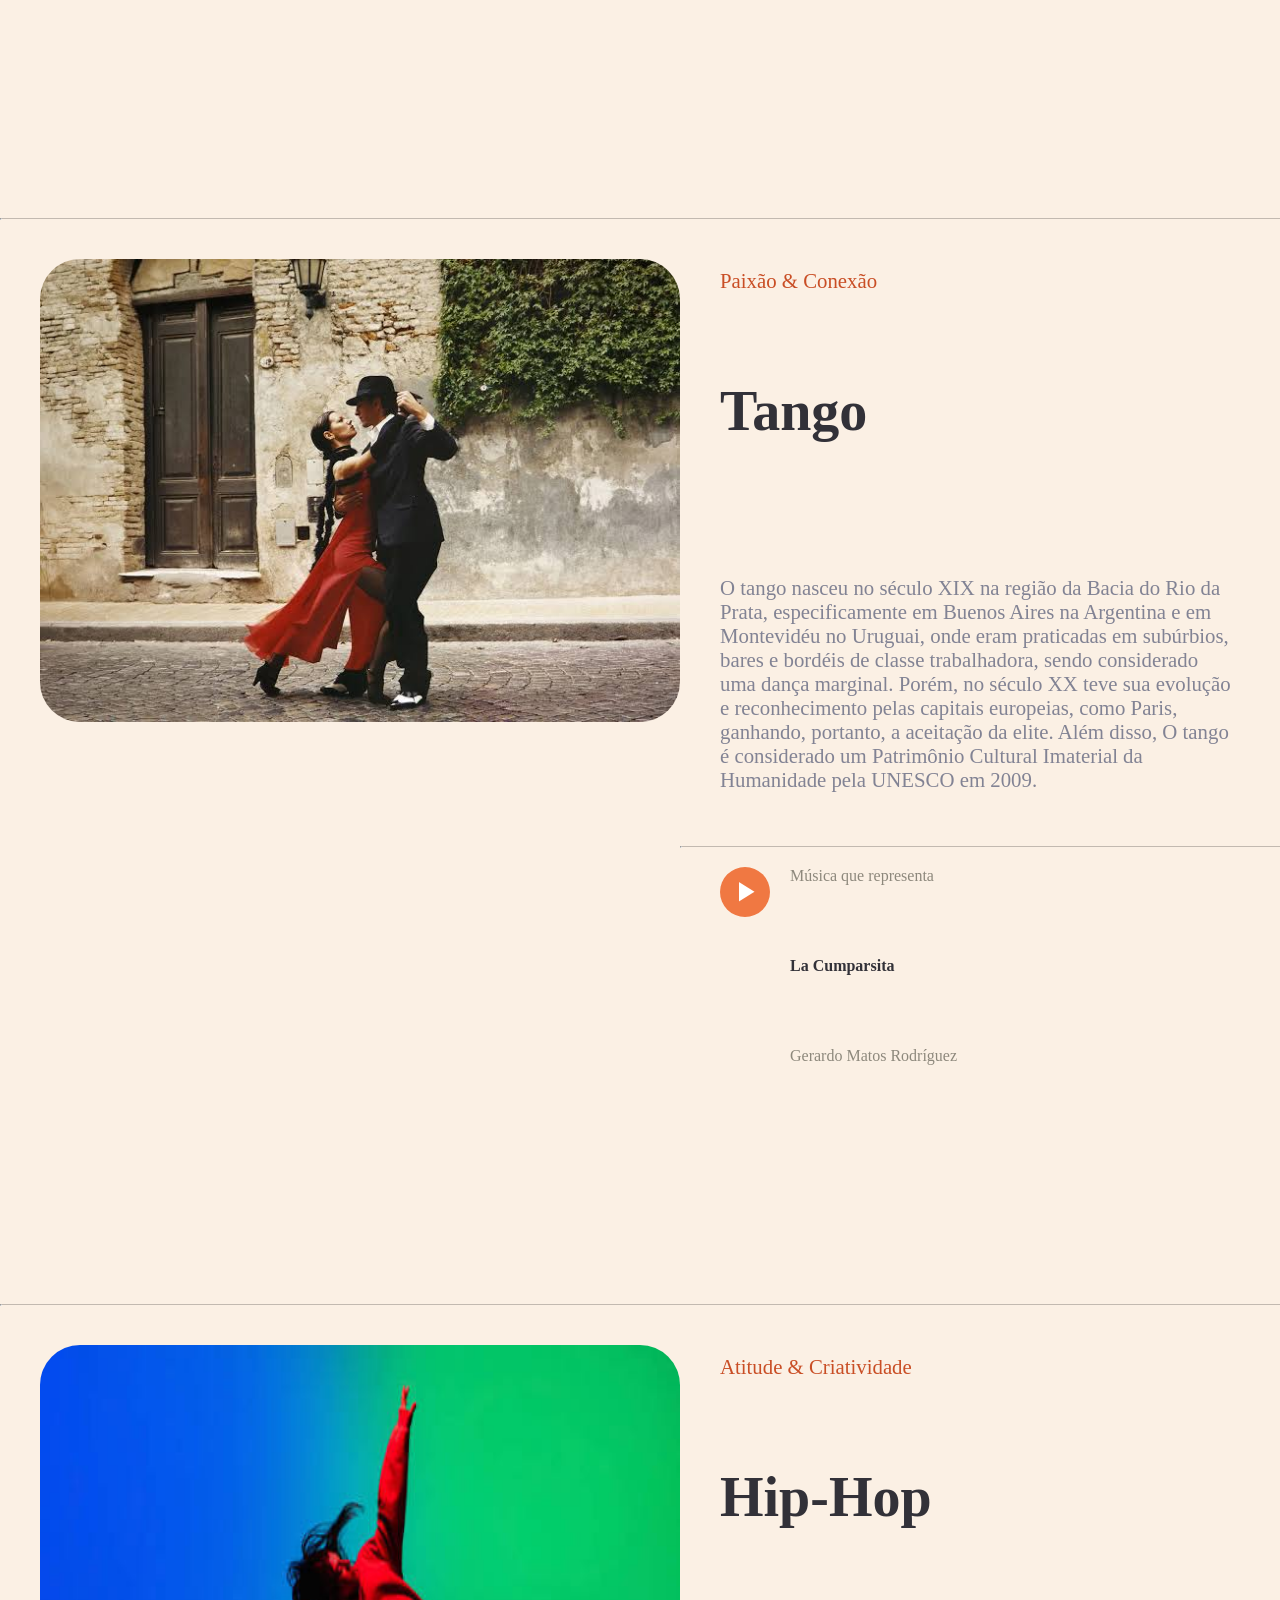
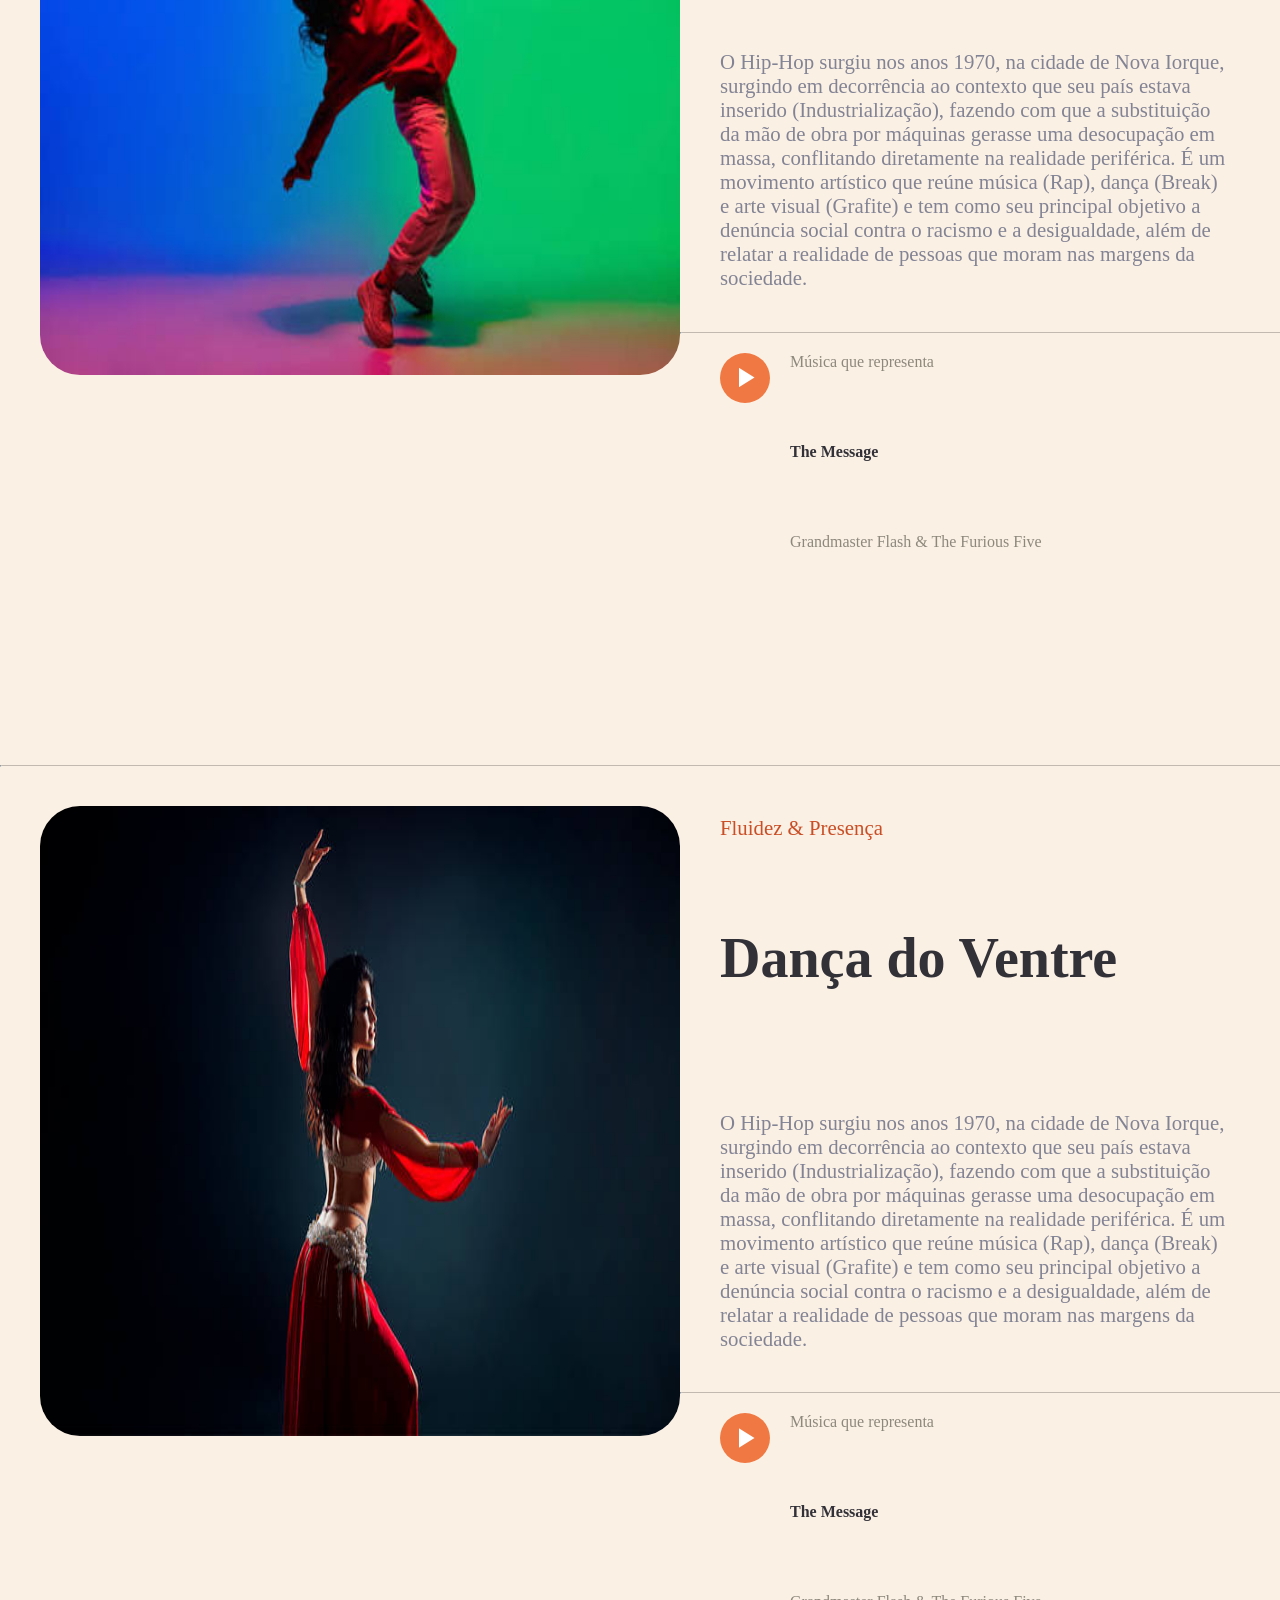
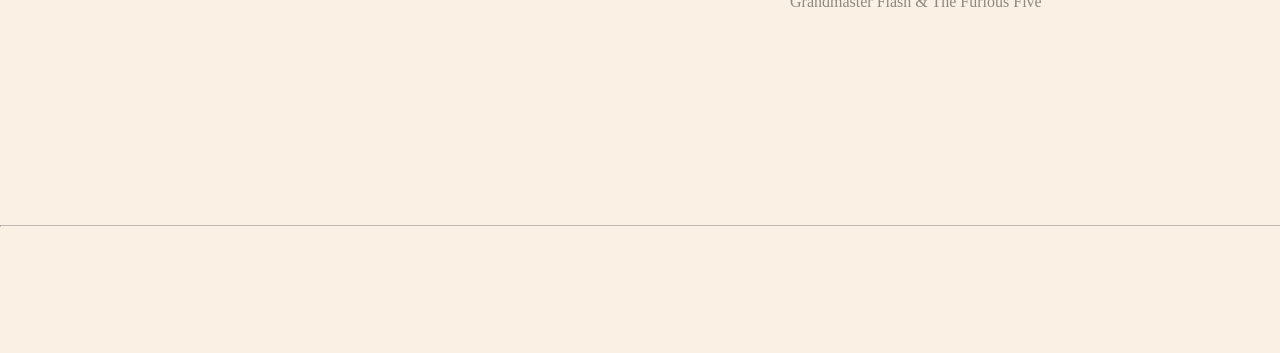
<file: src/home/home.html>
<!DOCTYPE html>
<html lang="en">

<head>
    <meta charset="UTF-8">
    <meta name="viewport" content="width=device-width, initial-scale=1.0">
    <link rel="stylesheet" href="Style.css">
    <link rel="icon" type="image/svg+xml" href="../public/Logo.jpg">
    <title>Início Solare</title>
</head>

<body>
    <header class="header">
        <div class="logo_container">
            <img src="../../public/img/Logo.jpg" alt="Solare Dance">
            <h2 class="logo">Solare <span class="logo"> Dance</span></h2>
        </div>

        <nav class="nav">
            <ul>
                <li><a href="../../src/home/home.html">Home</a></li>
                <li><a href="#">Sobre Mim</a></li>

                <div class="btn-cadastro">
                    <li><a href="#">Cadastro</a></li>
                </div>

                <div class="btn-login">
                    <li><a href="#">Login</a></li>
                </div>

            </ul>

        </nav>
    </header>

    <div class="banner">
        <div class="container">

            <p class="text1"><span class="linha_banner"></span> Um corpo em movimento conta histórias</p>
            <h1 class="title_banner">Diferentes <br>ritmos, <br>uma mesma <span class="span_title">paixão.</span></h1>
            <p class="sub_text">Descubra ritmos, origens e histórias de cinco estilos que <br> atravessam culturas e
                movem o mundo.</p>
        </div>
        <div class="btn_banner">

            <a href="#">
                <b>Explorar estilos</b>
                <img src="../../public/img/btn_banner.png" alt="">
            </a>
        </div>
    </div>

    <div class="home">
        <div class="title_home">
            <p class="text1">Ritmos que inspiram</p>
            <h1>Estilos de <span>Dança</span></h1>
        </div>

        <div class="container_text">
            <p>Cada ritmo carrega uma história. Conheça movimentos que <br>nasceram em diferentes cantos do mundo e que
                continuam <br>tranformando a vida daqueles que o consomem.</p>
        </div>
    </div>

    <div class="divisor">
        <hr>
    </div>

    <div class="jazz">
        <div class="img_jazz">
            <img src="../../public/img/Jazz.jpg" alt="">
        </div>

        <div class="descricao">
            <p>Liberdade & Expressão</p>
            <h1>Jazz</h1>
            <p class="text"> Surgiu no final do século XIX e no início do século XX na cidade de Nova Orleans, nos
                Estados Unidos.
                Possuindo uma forte cultura Afro-Americana, se originando através das tradições das comunidades negras
                após
                a abolição da escravidão em 1863, reunindo uma junção de heranças de cantos bem como ritmos ancestrais.
                Além disso, possui características marcantes que vão desde a improvisação até uma forma de
                expressividade
                funcionando como uma linguagem de liberdade e resistência.
            </p>

            <div class="divisor">
                <hr>
            </div>

            <div class="data_music">
                <button class="btn_jazz">
                    <span class="play_icon"></span>
                </button>

                <div class="information_music">
                    <p> Música que representa</p>
                    <h1 class="title_music">What a Wonderful World</h1>
                    <p class="autor">Louis Armstrong</p>

                </div>

            </div>

        </div>
    </div>

    <div class="divisor_jazz">
        <hr>
    </div>

    <div class="carimbó">
        <div class="img_carimbó">
            <img src="../../public/img/carimbó.jpg" alt="">
        </div>

        <div class="descricao">
            <p>Raízes & Celebração</p>
            <h1>Carimbó</h1>
            <p class="text"> O carimbó surgiu no Estado do Pará, região Norte do Brasil, durante o século XVII. Seu nome
                se deriva de uma palavra tupi, sendo ela 'Korimbó', onde 'Kori' significa pau ou tronco oco e 'mbó'
                furado, fazendo referência a um instrumento musical utilizado para a definição do ritmo, música e dança.
                O ritmo surge através de uma fusão de três influências sendo elas:
                Indígena, Africana e Europeia. Além disso, O carimbó é reconhecido pelo IPHAN (Instituto do Patrimônio
                Histórico e Artístico Nacional) como Patrimônio Cultural Imaterial do Brasil em 2014.
            </p>

            <div class="divisor">
                <hr>
            </div>

            <div class="data_music">
                <button class="btn_carimbó">
                    <span class="play_icon"></span>
                </button>

                <div class="information_music">
                    <p> Música que representa</p>
                    <h1 class="title_music">Carimbó do Macaco</h1>
                    <p class="autor">Pinduca</p>

                </div>

            </div>

        </div>
    </div>

    <div class="divisor_carimbó">
        <hr>
    </div>


    <div class="tango">
        <div class="img_tango">
            <img src="../../public/img/tango.jpg" alt="">
        </div>

        <div class="descricao">
            <p>Paixão & Conexão</p>
            <h1>Tango</h1>
            <p class="text"> O tango nasceu no século XIX na região da Bacia do Rio da Prata, especificamente em Buenos
                Aires na Argentina e em Montevidéu no Uruguai, onde eram praticadas em subúrbios, bares e bordéis de
                classe trabalhadora, sendo considerado uma dança marginal. Porém, no século XX teve sua evolução e
                reconhecimento pelas capitais europeias, como Paris, ganhando, portanto, a aceitação da elite. Além
                disso, O tango é considerado um Patrimônio Cultural Imaterial da Humanidade pela UNESCO em 2009.
            </p>

            <div class="divisor">
                <hr>
            </div>

            <div class="data_music">
                <button class="btn_tango">
                    <span class="play_icon"></span>
                </button>

                <div class="information_music">
                    <p> Música que representa</p>
                    <h1 class="title_music">La Cumparsita</h1>
                    <p class="autor">Gerardo Matos Rodríguez</p>

                </div>

            </div>

        </div>
    </div>

    <div class="divisor_tango">
        <hr>
    </div>


    <div class="hip_hop">
        <div class="img_hip">
            <img src="../../public/img/hip-hop.jpg" alt="">
        </div>

        <div class="descricao">
            <p>Atitude & Criatividade</p>
            <h1>Hip-Hop</h1>
            <p class="text"> O Hip-Hop surgiu nos anos 1970, na cidade de Nova Iorque, surgindo em decorrência ao
                contexto que seu país estava inserido (Industrialização), fazendo com que a substituição da mão de obra
                por máquinas gerasse uma desocupação em massa, conflitando diretamente na realidade periférica. É um
                movimento artístico que reúne música (Rap), dança (Break) e arte visual (Grafite) e tem como seu
                principal objetivo a denúncia social contra o racismo e a desigualdade, além de relatar a realidade de
                pessoas que moram nas margens da sociedade.
            </p>

            <div class="divisor">
                <hr>
            </div>

            <div class="data_music">
                <button class="btn_hip">
                    <span class="play_icon"></span>
                </button>

                <div class="information_music">
                    <p> Música que representa</p>
                    <h1 class="title_music">The Message</h1>
                    <p class="autor">Grandmaster Flash & The Furious Five</p>

                </div>

            </div>

        </div>
    </div>

    <div class="divisor_hip">
        <hr>
    </div>

    <div class="danca_ventre">
        <div class="img_danca_ventre">
            <img src="../../public/img/danca_ventre.jpg" alt="">
        </div>

        <div class="descricao">
            <p>Fluidez & Presença</p>
            <h1>Dança do Ventre</h1>
            <p class="text"> O Hip-Hop surgiu nos anos 1970, na cidade de Nova Iorque, surgindo em decorrência ao
                contexto que seu país estava inserido (Industrialização), fazendo com que a substituição da mão de obra
                por máquinas gerasse uma desocupação em massa, conflitando diretamente na realidade periférica. É um
                movimento artístico que reúne música (Rap), dança (Break) e arte visual (Grafite) e tem como seu
                principal objetivo a denúncia social contra o racismo e a desigualdade, além de relatar a realidade de
                pessoas que moram nas margens da sociedade.
            </p>

            <div class="divisor">
                <hr>
            </div>

            <div class="data_music">
                <button class="btn_danca_ventre">
                    <span class="play_icon"></span>
                </button>

                <div class="information_music">
                    <p> Música que representa</p>
                    <h1 class="title_music">The Message</h1>
                    <p class="autor">Grandmaster Flash & The Furious Five</p>

                </div>

            </div>

        </div>
    </div>

    <div class="divisor_danca_ventre">
        <hr>
    </div>

</body>

</html>
</file>
<file: public/css/index.css>
* {
    margin: 0;
    padding: 0;
    box-sizing: border-box;
    font-family: 'Nunito';
    font-optical-sizing: auto;
    font-style: normal;
}

body {
    background-color: #fbf0e4;
    height: 100vh;
}

/* ----------- HEADER ------------ */

.header {
    display: flex;
    width: auto;
    background-color: #ffffff;
    justify-content: space-between;
    align-items: center;
    padding: 10px;
}

.logo_container {
    display: flex;
    justify-content: center;
    align-self: center;
    gap: 10px;
}

.logo_container img {
    height: 8vh;
}

.logo_container h2 {
    display: flex;
    color: #3D4A80;
    justify-content: center;
    align-items: center;
    font-style: italic;
}

.logo_container span {
    display: flex;
    color: #F07842;
    justify-content: center;
    align-items: center;
    font-style: italic;
    padding-left: 5px;

}

.nav {
    display: flex;
    width: 35%;
    align-items: center;

}

.nav ul {
    display: flex;
    justify-content: space-around;
    align-items: center;
    width: 100%;

}

.nav ul li {
    list-style: none;
}

.nav a {
    display: inline-block;
    transition: transform 0.2s ease;
    text-decoration: none;
    color: #6D6870;
}

.btn-cadastro a {
    color: #F07842;
    border-color: #F07842;
    border: 1px solid;
    border-radius: 100px;
    padding: 10px;
}

.btn-login a {
    background-color: #F07842;
    color: #ffffff;
    border-radius: 100px;
    padding: 10px;
}

.nav a:hover {
    color: #C94E25;
    transform: translateY(-2px);
}

.btn-login a:hover {
    background-color: #C94E25;
    color: #ffffff;
}

/* -------------BANNER----------------- */

.container {
    display: flex;
    flex-direction: column;
    justify-content: flex-start;
    margin-top: -50px;
}

.banner {
    width: 100%;
    padding: 0, 20px;

    background-image: linear-gradient(to left, rgba(0, 0, 0, 0.2), rgba(0, 0, 0, 0.7)),
        url('../assets/img/Banner_home.jpg');
    background-size: cover;
    background-position: center;
    position: relative;
    padding: 150px 0px 150px 0px;
}


.banner .container .linha_banner {
    display: flex;
    height: 2px;
    width: 2vw;
    align-self: center;
    background: #F07842;
}

.banner .container .text1 {
    display: flex;
    padding-left: 10%;
    color: white;
    font-size: 120%;
}

.banner .container .title_banner {
    display: flex;
    flex-direction: column;
    align-items: flex-start;
    padding-left: 10%;
    color: white;
    font-size: 600%;
}

.banner .container .span_title {
    display: flex;
    color: #F07842;
}

.banner .container .sub_text {
    display: flex;
    color: white;
    padding: 15px;
    padding-left: 10%;
    font-size: 140%;
}

.banner .btn_banner {
    display: flex;
    padding-left: 10%;
    width: 80vw;
}

.banner .btn_banner a {
    display: flex;
    transition: transform 0.2s ease;
    color: white;
    background-color: #F07842;
    align-items: center;
    text-decoration: none;
    margin-top: 30px;
    padding: 10px;
    border-radius: 20px;
}

.btn_banner a:hover {
    background-color: #C94E25;
    transform: translateY(-2px);
}


.btn_banner img {
    display: flex;
    height: 4vh;
    padding-left: 50px;

}


/* -----------CONTEÚDO HOME--------------- */

.home {
    display: flex;
    justify-content: space-between;
}

.title_home .text1 {
    display: flex;
    width: 50vw;
    padding-top: 70px;
    color: #C94E25;
    padding-left: 10%;
    font-size: 130%;
}

.title_home h1 {
    display: flex;
    width: 50vw;
    margin-left: 9%;
    margin-top: 20px;
    font-size: 500%;
    font-style: italic;
}

.title_home span {
    display: flex;
    color: #F07842;
    padding-left: 10px;
    font-style: italic;

}

.container_text p {
    display: flex;
    width: 40vw;
    height: 40vh;
    align-items: center;
    color: #828394;
    font-size: 110%;
}

.divisor {
    /*Responsável por dividir o título da home com o conteúdo*/
    display: flex;
    margin-top: -3%;
    height: 1px;
    background: #c2b9b0;
}

/* ------------ JAZZ -------------- */

.jazz {
    display: flex;
    width: 100vw;
    justify-content: space-between;

}

.img_jazz img {
    display: flex;
    width: 50vw;
    height: 70vh;
    margin-top: 40px;
    margin-left: 40px;
    border-radius: 40px;

}

.descricao p {
    display: flex;
    width: 40vw;
    height: 40vh;
    margin-top: 50px;
    margin-left: 40px;
    justify-content: flex-start;
    align-self: center;
    font-size: 130%;
    color: #C94E25;

}

.descricao h1 {
    display: flex;
    width: 40vw;
    height: 40vh;
    margin-top: -250px;
    margin-left: 40px;
    justify-content: flex-start;
    align-self: center;
    font-size: 350%;
    color: #323138;
}

.descricao .text {
    display: flex;
    width: 40vw;
    height: 40vh;
    margin-top: -235px;
    margin-left: 40px;
    justify-content: center;
    align-items: center;
    color: #828394;

}

.data_music {
    display: flex;
    width: 100%;
    justify-content: space-between;
}

.btn_jazz {
    display: flex;
    width: 50px;
    height: 50px;
    margin-top: 20px;
    margin-left: 40px;
    justify-content: center;
    align-items: center;
    border: none;
    background-color: #F07842;
    border-radius: 50%;
}

.btn_jazz .play_icon {
    display: flex;
    width: 16px;
    height: 20px;
    margin-left: 3px;
    background-color: #ffffff;
    clip-path: polygon(0% 0%, 100% 50%, 0% 100%);

}


.information_music p {
    display: flex;
    width: 40vw;
    height: 40vh;
    justify-content: flex-start;
    align-self: center;
    margin-top: 20px;
    margin-left: 20px;
    color: #8d887c;
    font-size: 100%;
}

.information_music .title_music {
    display: flex;
    width: 40vw;
    height: 40vh;
    justify-content: flex-start;
    align-self: center;
    margin-top: -270px;
    margin-left: 20px;
    font-size: 100%;
}

.information_music .autor {
    display: flex;
    width: 40vw;
    height: 40vh;
    justify-content: flex-start;
    align-self: center;
    margin-top: -270px;
    margin-left: 20px;
    font-size: 100%;
}

.divisor_jazz {
    /*Responsável por dividir o título da home com o conteúdo*/
    display: flex;
    margin-top: -10%;
    height: 1px;
    background: #c2b9b0;
}

/* ------- CARIMBÓ ------------ */


.carimbó {
    display: flex;
    width: 100vw;
    justify-content: space-between;

}

.img_carimbó img {
    display: flex;
    width: 50vw;
    height: 70vh;
    margin-top: 40px;
    margin-left: 40px;
    border-radius: 40px;

}

.descricao p {
    display: flex;
    width: 40vw;
    height: 40vh;
    margin-top: 50px;
    margin-left: 40px;
    justify-content: flex-start;
    align-self: center;
    font-size: 130%;
    color: #C94E25;

}

.descricao h1 {
    display: flex;
    width: 40vw;
    height: 40vh;
    margin-top: -250px;
    margin-left: 40px;
    justify-content: flex-start;
    align-self: center;
    font-size: 350%;
    color: #323138;
}

.descricao .text {
    display: flex;
    width: 40vw;
    height: 40vh;
    margin-top: -235px;
    margin-left: 40px;
    justify-content: center;
    align-items: center;
    color: #828394;

}

.data_music {
    display: flex;
    width: 100%;
    justify-content: space-between;
}

.btn_carimbó {
    display: flex;
    width: 50px;
    height: 50px;
    margin-top: 20px;
    margin-left: 40px;
    justify-content: center;
    align-items: center;
    border: none;
    background-color: #F07842;
    border-radius: 50%;
}

.btn_carimbó .play_icon {
    display: flex;
    width: 16px;
    height: 20px;
    margin-left: 3px;
    background-color: #ffffff;
    clip-path: polygon(0% 0%, 100% 50%, 0% 100%);

}


.information_music p {
    display: flex;
    width: 40vw;
    height: 40vh;
    justify-content: flex-start;
    align-self: center;
    margin-top: 20px;
    margin-left: 20px;
    color: #8d887c;
    font-size: 100%;
}

.information_music .title_music {
    display: flex;
    width: 40vw;
    height: 40vh;
    justify-content: flex-start;
    align-self: center;
    margin-top: -270px;
    margin-left: 20px;
    font-size: 100%;
}

.information_music .autor {
    display: flex;
    width: 40vw;
    height: 40vh;
    justify-content: flex-start;
    align-self: center;
    margin-top: -270px;
    margin-left: 20px;
    font-size: 100%;
}

.divisor_carimbó {
    /*Responsável por dividir o título da home com o conteúdo*/
    display: flex;
    margin-top: -10%;
    height: 1px;
    background: #c2b9b0;
}

/* ---------- TANGO -------------- */

.tango {
    display: flex;
    width: 100vw;
    justify-content: space-between;

}

.img_tango img {
    display: flex;
    width: 50vw;
    height: 70vh;
    margin-top: 40px;
    margin-left: 40px;
    border-radius: 40px;

}

.descricao p {
    display: flex;
    width: 40vw;
    height: 40vh;
    margin-top: 50px;
    margin-left: 40px;
    justify-content: flex-start;
    align-self: center;
    font-size: 130%;
    color: #C94E25;

}

.descricao h1 {
    display: flex;
    width: 40vw;
    height: 40vh;
    margin-top: -250px;
    margin-left: 40px;
    justify-content: flex-start;
    align-self: center;
    font-size: 350%;
    color: #323138;
}

.descricao .text {
    display: flex;
    width: 40vw;
    height: 40vh;
    margin-top: -235px;
    margin-left: 40px;
    justify-content: center;
    align-items: center;
    color: #828394;

}

.data_music {
    display: flex;
    width: 100%;
    justify-content: space-between;
}

.btn_tango {
    display: flex;
    width: 50px;
    height: 50px;
    margin-top: 20px;
    margin-left: 40px;
    justify-content: center;
    align-items: center;
    border: none;
    background-color: #F07842;
    border-radius: 50%;
}

.btn_tango .play_icon {
    display: flex;
    width: 16px;
    height: 20px;
    margin-left: 3px;
    background-color: #ffffff;
    clip-path: polygon(0% 0%, 100% 50%, 0% 100%);

}


.information_music p {
    display: flex;
    width: 40vw;
    height: 40vh;
    justify-content: flex-start;
    align-self: center;
    margin-top: 20px;
    margin-left: 20px;
    color: #8d887c;
    font-size: 100%;
}

.information_music .title_music {
    display: flex;
    width: 40vw;
    height: 40vh;
    justify-content: flex-start;
    align-self: center;
    margin-top: -270px;
    margin-left: 20px;
    font-size: 100%;
}

.information_music .autor {
    display: flex;
    width: 40vw;
    height: 40vh;
    justify-content: flex-start;
    align-self: center;
    margin-top: -270px;
    margin-left: 20px;
    font-size: 100%;
}

.divisor_tango {
    /*Responsável por dividir o título da home com o conteúdo*/
    display: flex;
    margin-top: -8%;
    height: 1px;
    background: #c2b9b0;
}

/* ---------- HIP-HOP --------------- */

.hip_hop {
    display: flex;
    width: 100vw;
    justify-content: space-between;

}

.img_hip img {
    display: flex;
    width: 50vw;
    height: 70vh;
    margin-top: 40px;
    margin-left: 40px;
    border-radius: 40px;

}

.descricao p {
    display: flex;
    width: 40vw;
    height: 40vh;
    margin-top: 50px;
    margin-left: 40px;
    justify-content: flex-start;
    align-self: center;
    font-size: 130%;
    color: #C94E25;

}

.descricao h1 {
    display: flex;
    width: 40vw;
    height: 40vh;
    margin-top: -250px;
    margin-left: 40px;
    justify-content: flex-start;
    align-self: center;
    font-size: 350%;
    color: #323138;
}

.descricao .text {
    display: flex;
    width: 40vw;
    height: 40vh;
    margin-top: -235px;
    margin-left: 40px;
    justify-content: center;
    align-items: center;
    color: #828394;

}

.data_music {
    display: flex;
    width: 100%;
    justify-content: space-between;
}

.btn_hip {
    display: flex;
    width: 50px;
    height: 50px;
    margin-top: 20px;
    margin-left: 40px;
    justify-content: center;
    align-items: center;
    border: none;
    background-color: #F07842;
    border-radius: 50%;
}

.btn_hip .play_icon {
    display: flex;
    width: 16px;
    height: 20px;
    margin-left: 3px;
    background-color: #ffffff;
    clip-path: polygon(0% 0%, 100% 50%, 0% 100%);

}


.information_music p {
    display: flex;
    width: 40vw;
    height: 40vh;
    justify-content: flex-start;
    align-self: center;
    margin-top: 20px;
    margin-left: 20px;
    color: #8d887c;
    font-size: 100%;
}

.information_music .title_music {
    display: flex;
    width: 40vw;
    height: 40vh;
    justify-content: flex-start;
    align-self: center;
    margin-top: -270px;
    margin-left: 20px;
    font-size: 100%;
}

.information_music .autor {
    display: flex;
    width: 40vw;
    height: 40vh;
    justify-content: flex-start;
    align-self: center;
    margin-top: -270px;
    margin-left: 20px;
    font-size: 100%;
}

.divisor_hip {
    /*Responsável por dividir o título da home com o conteúdo*/
    display: flex;
    margin-top: -10%;
    height: 1px;
    background: #c2b9b0;
}

/* --------DANÇA DO VENTRE ------------- */


.danca_ventre {
    display: flex;
    width: 100vw;
    justify-content: space-between;

}

.img_danca_ventre img {
    display: flex;
    width: 50vw;
    height: 70vh;
    margin-top: 40px;
    margin-left: 40px;
    border-radius: 40px;

}

.descricao p {
    display: flex;
    width: 40vw;
    height: 40vh;
    margin-top: 50px;
    margin-left: 40px;
    justify-content: flex-start;
    align-self: center;
    font-size: 130%;
    color: #C94E25;

}

.descricao h1 {
    display: flex;
    width: 40vw;
    height: 40vh;
    margin-top: -250px;
    margin-left: 40px;
    justify-content: flex-start;
    align-self: center;
    font-size: 350%;
    color: #323138;
}

.descricao .text {
    display: flex;
    width: 40vw;
    height: 40vh;
    margin-top: -235px;
    margin-left: 40px;
    justify-content: center;
    align-items: center;
    color: #828394;

}

.data_music {
    display: flex;
    width: 100%;
    justify-content: space-between;
}

.btn_danca_ventre {
    display: flex;
    width: 50px;
    height: 50px;
    margin-top: 20px;
    margin-left: 40px;
    justify-content: center;
    align-items: center;
    border: none;
    background-color: #F07842;
    border-radius: 50%;
}

.btn_danca_ventre .play_icon {
    display: flex;
    width: 16px;
    height: 20px;
    margin-left: 3px;
    background-color: #ffffff;
    clip-path: polygon(0% 0%, 100% 50%, 0% 100%);

}


.information_music p {
    display: flex;
    width: 40vw;
    height: 40vh;
    justify-content: flex-start;
    align-self: center;
    margin-top: 20px;
    margin-left: 20px;
    color: #8d887c;
    font-size: 100%;
}

.information_music .title_music {
    display: flex;
    width: 40vw;
    height: 40vh;
    justify-content: flex-start;
    align-self: center;
    margin-top: -270px;
    margin-left: 20px;
    font-size: 100%;
}

.information_music .autor {
    display: flex;
    width: 40vw;
    height: 40vh;
    justify-content: flex-start;
    align-self: center;
    margin-top: -270px;
    margin-left: 20px;
    font-size: 100%;
}

.divisor_danca_ventre {
    /*Responsável por dividir o título da home com o conteúdo*/
    display: flex;
    margin-top: -10%;
    height: 1px;
    background: #c2b9b0;
}

/* ----- PRÉ-FOOTER ----------*/


.pre_footer {
    display: flex;
    width: 100vw;
    height: 50vh;
    flex-direction: column;
    background: linear-gradient(45deg, #B8534D 0%, #7A2A58 40%, #6A4276 100%);


}

.pre_footer p {
    display: flex;
    justify-content: center;
    margin-top: 60px;
    color: #F0B579;
    font-size: 130%;
}

.pre_footer h1 {
    display: flex;
    justify-content: center;
    align-self: center;
    margin-top: 20px;
    color: #FFFFFF;
    font-size: 300%;
}

.pre_footer span {
    display: flex;
    justify-content: center;
    align-self: center;
    margin-top: 5px;
    color: #F0B579;
    font-size: 300%;
    font-style: italic;
}

.btn_footer {
    display: flex;
    height: 90px;
    justify-content: center;
    align-self: center;
    padding-top: 15px;
}

.btn_footer a {
    display: flex;
    transition: transform 0.2s ease;
    color: #FFFFFF;
    background-color: #F07842;
    align-items: center;
    text-decoration: none;
    margin-top: 30px;
    padding: 10px;
    border-radius: 20px;

}


.btn_footer a:hover {
    background-color: #C94E25;
    transform: translateY(-2px);
}


.btn_footer img {
    display: flex;
    height: 4vh;
    padding-left: 50px;

}

/* ---------- FOOTER ----------------- */

.footer {
    display: flex;
    width: 100%;
    height: 40vh;
    justify-content: space-around;
    padding-top: 30px;
    background-color: #31152A;
}


.logo_frase p {
    width: 550px;
    color: #8b7785;
    text-align: center;
    margin-left: -170px;
}

.container_logo {
    display: flex;
    justify-content: center;
    align-items: center;
    margin-left: -300px;

}

.container_logo img {
    display: flex;
    height: 8vh;
    border-radius: 50%;
}

.container_logo h2 {
    display: flex;
    width: 12vw;
    height: 15vh;
    justify-content: center;
    align-items: center;
    color: #FFFFFF;
    font-style: italic;
}

.container_logo span {
    display: flex;
    margin-left: 4px;
    justify-content: center;
    align-items: center;
    color: #F07842;
    font-style: italic;
}

.explore {
    display: flex;
    height: 22vh;
    flex-direction: column;
    justify-content: center;
    align-items: center;
}

.explore ul li {
    display: flex;
    text-decoration: none;
    padding-top: 10px;
}


.explore p {
    display: flex;
    color: #D8A77A;
    font-size: 85%;
}

.explore a {
    display: inline-block;
    text-decoration: none;
    justify-content: center;
    align-items: center;
    margin-top: 10px;
    transition: transform 0.2 ease;
    color: #CBC4C9;
}

.explore a:hover {
    color: #D8A77A;
}

.conta {
    display: flex;
    height: 22vh;
    flex-direction: column;
    justify-content: center;
    align-items: center;
}

.conta ul li {
    display: flex;
    text-decoration: none;
    padding-top: 10px;
}

.conta p {
    display: flex;
    color: #D8A77A;
    font-size: 85%;
}

.conta a {
    display: inline-block;
    text-decoration: none;
    justify-content: center;
    align-items: center;
    margin-top: 10px;
    transition: transform 0.2 ease;
    color: #CBC4C9;
}

.conta a:hover {
    color: #D8A77A;
}

.direitos_autorais {
    display: flex;
    height: 8vh;
    justify-content: space-between;
    padding-top: 20px;
    background-color: #31152A;
    border-top: 2px solid;
    border-color: #828394;
    
}

.direitos_autorais .direitos {
    display: flex;
    justify-content: center;
    align-items: center;
    margin-left: 50px;
    color: #828394;
    font-size: 85%;
}

.direitos_autorais .frase {
    display: flex;
    justify-content: center;
    align-items: center;
    margin-right: 20px;
    color: #828394;
    font-size: 85%;
}
</file>
<file: public/css/home.css>
* {
    margin: 0;
    padding: 0;
    box-sizing: border-box;
    font-family: 'Nunito';
    font-optical-sizing: auto;
    font-style: normal;
}

body {
    background-color: #fbf0e4;
    height: 100vh;
}

/* ----------- HEADER ------------ */

.header {
    display: flex;
    width: auto;
    background-color: #ffffff;
    justify-content: space-between;
    align-items: center;
    padding: 10px;
}

.logo_container {
    display: flex;
    justify-content: center;
    align-self: center;
    gap: 10px;
}

.logo_container img {
    height: 8vh;
}

.logo_container h2 {
    display: flex;
    color: #3D4A80;
    justify-content: center;
    align-items: center;
    font-style: italic;
}

.logo_container span {
    display: flex;
    color: #F07842;
    justify-content: center;
    align-items: center;
    font-style: italic;
    padding-left: 5px;

}

.nav {
    display: flex;
    width: 35%;
    align-items: center;

}

.nav ul {
    display: flex;
    justify-content: space-around;
    align-items: center;
    width: 100%;

}

.nav ul li {
    list-style: none;
}

.nav a {
    display: inline-block;
    transition: transform 0.2s ease;
    text-decoration: none;
    color: #6D6870;
}

.btn-cadastro a {
    color: #F07842;
    border-color: #F07842;
    border: 1px solid;
    border-radius: 100px;
    padding: 10px;
}

.btn-login a {
    background-color: #F07842;
    color: #ffffff;
    border-radius: 100px;
    padding: 10px;
}

.nav a:hover {
    color: #C94E25;
    transform: translateY(-2px);
}

.btn-login a:hover {
    background-color: #C94E25;
    color: #ffffff;
}

/* -------------BANNER----------------- */

.container {
    display: flex;
    flex-direction: column;
    justify-content: flex-start;
    margin-top: -50px;
}

.banner {
    width: 100%;
    padding: 0, 20px;

    background-image: linear-gradient(to left, rgba(0, 0, 0, 0.2), rgba(0, 0, 0, 0.7)),
        url('../assets/img/Banner_home.jpg');
    background-size: cover;
    background-position: center;
    position: relative;
    padding: 150px 0px 150px 0px;
}


.banner .container .linha_banner {
    display: flex;
    height: 2px;
    width: 2vw;
    align-self: center;
    background: #F07842;
}

.banner .container .text1 {
    display: flex;
    padding-left: 10%;
    color: white;
    font-size: 120%;
}

.banner .container .title_banner {
    display: flex;
    flex-direction: column;
    align-items: flex-start;
    padding-left: 10%;
    color: white;
    font-size: 600%;
}

.banner .container .span_title {
    display: flex;
    color: #F07842;
}

.banner .container .sub_text {
    display: flex;
    color: white;
    padding: 15px;
    padding-left: 10%;
    font-size: 140%;
}

.banner .btn_banner {
    display: flex;
    padding-left: 10%;
    width: 80vw;
}

.banner .btn_banner a {
    display: flex;
    transition: transform 0.2s ease;
    color: white;
    background-color: #F07842;
    align-items: center;
    text-decoration: none;
    margin-top: 30px;
    padding: 10px;
    border-radius: 20px;
}

.btn_banner a:hover {
    background-color: #C94E25;
    transform: translateY(-2px);
}


.btn_banner img {
    display: flex;
    height: 4vh;
    padding-left: 50px;

}


/* -----------CONTEÚDO HOME--------------- */

.home {
    display: flex;
    justify-content: space-between;
}

.title_home .text1 {
    display: flex;
    width: 50vw;
    padding-top: 70px;
    color: #C94E25;
    padding-left: 10%;
    font-size: 130%;
}

.title_home h1 {
    display: flex;
    width: 50vw;
    margin-left: 9%;
    margin-top: 20px;
    font-size: 500%;
    font-style: italic;
}

.title_home span {
    display: flex;
    color: #F07842;
    padding-left: 10px;
    font-style: italic;

}

.container_text p {
    display: flex;
    width: 40vw;
    height: 40vh;
    align-items: center;
    color: #828394;
    font-size: 110%;
}

.divisor {
    /*Responsável por dividir o título da home com o conteúdo*/
    display: flex;
    margin-top: -3%;
    height: 1px;
    background: #c2b9b0;
}

/* ------------ JAZZ -------------- */

.jazz {
    display: flex;
    width: 100vw;
    justify-content: space-between;

}

.img_jazz img {
    display: flex;
    width: 50vw;
    height: 70vh;
    margin-top: 40px;
    margin-left: 40px;
    border-radius: 40px;

}

.descricao p {
    display: flex;
    width: 40vw;
    height: 40vh;
    margin-top: 50px;
    margin-left: 40px;
    justify-content: flex-start;
    align-self: center;
    font-size: 130%;
    color: #C94E25;

}

.descricao h1 {
    display: flex;
    width: 40vw;
    height: 40vh;
    margin-top: -250px;
    margin-left: 40px;
    justify-content: flex-start;
    align-self: center;
    font-size: 350%;
    color: #323138;
}

.descricao .text {
    display: flex;
    width: 40vw;
    height: 40vh;
    margin-top: -235px;
    margin-left: 40px;
    justify-content: center;
    align-items: center;
    color: #828394;

}

.data_music {
    display: flex;
    width: 100%;
    justify-content: space-between;
}

.btn_jazz {
    display: flex;
    width: 50px;
    height: 50px;
    margin-top: 20px;
    margin-left: 40px;
    justify-content: center;
    align-items: center;
    border: none;
    background-color: #F07842;
    border-radius: 50%;
}

.btn_jazz .play_icon {
    display: flex;
    width: 16px;
    height: 20px;
    margin-left: 3px;
    background-color: #ffffff;
    clip-path: polygon(0% 0%, 100% 50%, 0% 100%);

}


.information_music p {
    display: flex;
    width: 40vw;
    height: 40vh;
    justify-content: flex-start;
    align-self: center;
    margin-top: 20px;
    margin-left: 20px;
    color: #8d887c;
    font-size: 100%;
}

.information_music .title_music {
    display: flex;
    width: 40vw;
    height: 40vh;
    justify-content: flex-start;
    align-self: center;
    margin-top: -270px;
    margin-left: 20px;
    font-size: 100%;
}

.information_music .autor {
    display: flex;
    width: 40vw;
    height: 40vh;
    justify-content: flex-start;
    align-self: center;
    margin-top: -270px;
    margin-left: 20px;
    font-size: 100%;
}

.divisor_jazz {
    /*Responsável por dividir o título da home com o conteúdo*/
    display: flex;
    margin-top: -10%;
    height: 1px;
    background: #c2b9b0;
}

/* ------- CARIMBÓ ------------ */


.carimbó {
    display: flex;
    width: 100vw;
    justify-content: space-between;

}

.img_carimbó img {
    display: flex;
    width: 50vw;
    height: 70vh;
    margin-top: 40px;
    margin-left: 40px;
    border-radius: 40px;

}

.descricao p {
    display: flex;
    width: 40vw;
    height: 40vh;
    margin-top: 50px;
    margin-left: 40px;
    justify-content: flex-start;
    align-self: center;
    font-size: 130%;
    color: #C94E25;

}

.descricao h1 {
    display: flex;
    width: 40vw;
    height: 40vh;
    margin-top: -250px;
    margin-left: 40px;
    justify-content: flex-start;
    align-self: center;
    font-size: 350%;
    color: #323138;
}

.descricao .text {
    display: flex;
    width: 40vw;
    height: 40vh;
    margin-top: -235px;
    margin-left: 40px;
    justify-content: center;
    align-items: center;
    color: #828394;

}

.data_music {
    display: flex;
    width: 100%;
    justify-content: space-between;
}

.btn_carimbó {
    display: flex;
    width: 50px;
    height: 50px;
    margin-top: 20px;
    margin-left: 40px;
    justify-content: center;
    align-items: center;
    border: none;
    background-color: #F07842;
    border-radius: 50%;
}

.btn_carimbó .play_icon {
    display: flex;
    width: 16px;
    height: 20px;
    margin-left: 3px;
    background-color: #ffffff;
    clip-path: polygon(0% 0%, 100% 50%, 0% 100%);

}


.information_music p {
    display: flex;
    width: 40vw;
    height: 40vh;
    justify-content: flex-start;
    align-self: center;
    margin-top: 20px;
    margin-left: 20px;
    color: #8d887c;
    font-size: 100%;
}

.information_music .title_music {
    display: flex;
    width: 40vw;
    height: 40vh;
    justify-content: flex-start;
    align-self: center;
    margin-top: -270px;
    margin-left: 20px;
    font-size: 100%;
}

.information_music .autor {
    display: flex;
    width: 40vw;
    height: 40vh;
    justify-content: flex-start;
    align-self: center;
    margin-top: -270px;
    margin-left: 20px;
    font-size: 100%;
}

.divisor_carimbó {
    /*Responsável por dividir o título da home com o conteúdo*/
    display: flex;
    margin-top: -10%;
    height: 1px;
    background: #c2b9b0;
}

/* ---------- TANGO -------------- */

.tango {
    display: flex;
    width: 100vw;
    justify-content: space-between;

}

.img_tango img {
    display: flex;
    width: 50vw;
    height: 70vh;
    margin-top: 40px;
    margin-left: 40px;
    border-radius: 40px;

}

.descricao p {
    display: flex;
    width: 40vw;
    height: 40vh;
    margin-top: 50px;
    margin-left: 40px;
    justify-content: flex-start;
    align-self: center;
    font-size: 130%;
    color: #C94E25;

}

.descricao h1 {
    display: flex;
    width: 40vw;
    height: 40vh;
    margin-top: -250px;
    margin-left: 40px;
    justify-content: flex-start;
    align-self: center;
    font-size: 350%;
    color: #323138;
}

.descricao .text {
    display: flex;
    width: 40vw;
    height: 40vh;
    margin-top: -235px;
    margin-left: 40px;
    justify-content: center;
    align-items: center;
    color: #828394;

}

.data_music {
    display: flex;
    width: 100%;
    justify-content: space-between;
}

.btn_tango {
    display: flex;
    width: 50px;
    height: 50px;
    margin-top: 20px;
    margin-left: 40px;
    justify-content: center;
    align-items: center;
    border: none;
    background-color: #F07842;
    border-radius: 50%;
}

.btn_tango .play_icon {
    display: flex;
    width: 16px;
    height: 20px;
    margin-left: 3px;
    background-color: #ffffff;
    clip-path: polygon(0% 0%, 100% 50%, 0% 100%);

}


.information_music p {
    display: flex;
    width: 40vw;
    height: 40vh;
    justify-content: flex-start;
    align-self: center;
    margin-top: 20px;
    margin-left: 20px;
    color: #8d887c;
    font-size: 100%;
}

.information_music .title_music {
    display: flex;
    width: 40vw;
    height: 40vh;
    justify-content: flex-start;
    align-self: center;
    margin-top: -270px;
    margin-left: 20px;
    font-size: 100%;
}

.information_music .autor {
    display: flex;
    width: 40vw;
    height: 40vh;
    justify-content: flex-start;
    align-self: center;
    margin-top: -270px;
    margin-left: 20px;
    font-size: 100%;
}

.divisor_tango {
    /*Responsável por dividir o título da home com o conteúdo*/
    display: flex;
    margin-top: -8%;
    height: 1px;
    background: #c2b9b0;
}

/* ---------- HIP-HOP --------------- */

.hip_hop {
    display: flex;
    width: 100vw;
    justify-content: space-between;

}

.img_hip img {
    display: flex;
    width: 50vw;
    height: 70vh;
    margin-top: 40px;
    margin-left: 40px;
    border-radius: 40px;

}

.descricao p {
    display: flex;
    width: 40vw;
    height: 40vh;
    margin-top: 50px;
    margin-left: 40px;
    justify-content: flex-start;
    align-self: center;
    font-size: 130%;
    color: #C94E25;

}

.descricao h1 {
    display: flex;
    width: 40vw;
    height: 40vh;
    margin-top: -250px;
    margin-left: 40px;
    justify-content: flex-start;
    align-self: center;
    font-size: 350%;
    color: #323138;
}

.descricao .text {
    display: flex;
    width: 40vw;
    height: 40vh;
    margin-top: -235px;
    margin-left: 40px;
    justify-content: center;
    align-items: center;
    color: #828394;

}

.data_music {
    display: flex;
    width: 100%;
    justify-content: space-between;
}

.btn_hip {
    display: flex;
    width: 50px;
    height: 50px;
    margin-top: 20px;
    margin-left: 40px;
    justify-content: center;
    align-items: center;
    border: none;
    background-color: #F07842;
    border-radius: 50%;
}

.btn_hip .play_icon {
    display: flex;
    width: 16px;
    height: 20px;
    margin-left: 3px;
    background-color: #ffffff;
    clip-path: polygon(0% 0%, 100% 50%, 0% 100%);

}


.information_music p {
    display: flex;
    width: 40vw;
    height: 40vh;
    justify-content: flex-start;
    align-self: center;
    margin-top: 20px;
    margin-left: 20px;
    color: #8d887c;
    font-size: 100%;
}

.information_music .title_music {
    display: flex;
    width: 40vw;
    height: 40vh;
    justify-content: flex-start;
    align-self: center;
    margin-top: -270px;
    margin-left: 20px;
    font-size: 100%;
}

.information_music .autor {
    display: flex;
    width: 40vw;
    height: 40vh;
    justify-content: flex-start;
    align-self: center;
    margin-top: -270px;
    margin-left: 20px;
    font-size: 100%;
}

.divisor_hip {
    /*Responsável por dividir o título da home com o conteúdo*/
    display: flex;
    margin-top: -10%;
    height: 1px;
    background: #c2b9b0;
}

/* --------DANÇA DO VENTRE ------------- */


.danca_ventre {
    display: flex;
    width: 100vw;
    justify-content: space-between;

}

.img_danca_ventre img {
    display: flex;
    width: 50vw;
    height: 70vh;
    margin-top: 40px;
    margin-left: 40px;
    border-radius: 40px;

}

.descricao p {
    display: flex;
    width: 40vw;
    height: 40vh;
    margin-top: 50px;
    margin-left: 40px;
    justify-content: flex-start;
    align-self: center;
    font-size: 130%;
    color: #C94E25;

}

.descricao h1 {
    display: flex;
    width: 40vw;
    height: 40vh;
    margin-top: -250px;
    margin-left: 40px;
    justify-content: flex-start;
    align-self: center;
    font-size: 350%;
    color: #323138;
}

.descricao .text {
    display: flex;
    width: 40vw;
    height: 40vh;
    margin-top: -235px;
    margin-left: 40px;
    justify-content: center;
    align-items: center;
    color: #828394;

}

.data_music {
    display: flex;
    width: 100%;
    justify-content: space-between;
}

.btn_danca_ventre {
    display: flex;
    width: 50px;
    height: 50px;
    margin-top: 20px;
    margin-left: 40px;
    justify-content: center;
    align-items: center;
    border: none;
    background-color: #F07842;
    border-radius: 50%;
}

.btn_danca_ventre .play_icon {
    display: flex;
    width: 16px;
    height: 20px;
    margin-left: 3px;
    background-color: #ffffff;
    clip-path: polygon(0% 0%, 100% 50%, 0% 100%);

}


.information_music p {
    display: flex;
    width: 40vw;
    height: 40vh;
    justify-content: flex-start;
    align-self: center;
    margin-top: 20px;
    margin-left: 20px;
    color: #8d887c;
    font-size: 100%;
}

.information_music .title_music {
    display: flex;
    width: 40vw;
    height: 40vh;
    justify-content: flex-start;
    align-self: center;
    margin-top: -270px;
    margin-left: 20px;
    font-size: 100%;
}

.information_music .autor {
    display: flex;
    width: 40vw;
    height: 40vh;
    justify-content: flex-start;
    align-self: center;
    margin-top: -270px;
    margin-left: 20px;
    font-size: 100%;
}

.divisor_danca_ventre {
    /*Responsável por dividir o título da home com o conteúdo*/
    display: flex;
    margin-top: -10%;
    height: 1px;
    background: #c2b9b0;
}

/* ----- PRÉ-FOOTER ----------*/


.pre_footer {
    display: flex;
    width: 100vw;
    height: 50vh;
    flex-direction: column;
    background: linear-gradient(45deg, #B8534D 0%, #7A2A58 40%, #6A4276 100%);


}

.pre_footer p {
    display: flex;
    justify-content: center;
    margin-top: 60px;
    color: #F0B579;
    font-size: 130%;
}

.pre_footer h1 {
    display: flex;
    justify-content: center;
    align-self: center;
    margin-top: 20px;
    color: #FFFFFF;
    font-size: 300%;
}

.pre_footer span {
    display: flex;
    justify-content: center;
    align-self: center;
    margin-top: 5px;
    color: #F0B579;
    font-size: 300%;
    font-style: italic;
}

.btn_footer {
    display: flex;
    height: 90px;
    justify-content: center;
    align-self: center;
    padding-top: 15px;
}

.btn_footer a {
    display: flex;
    transition: transform 0.2s ease;
    color: #FFFFFF;
    background-color: #F07842;
    align-items: center;
    text-decoration: none;
    margin-top: 30px;
    padding: 10px;
    border-radius: 20px;

}


.btn_footer a:hover {
    background-color: #C94E25;
    transform: translateY(-2px);
}


.btn_footer img {
    display: flex;
    height: 4vh;
    padding-left: 50px;

}

/* ---------- FOOTER ----------------- */

.footer {
    display: flex;
    width: 100%;
    height: 40vh;
    justify-content: space-around;
    padding-top: 30px;
    background-color: #31152A;
}


.logo_frase p {
    width: 550px;
    color: #8b7785;
    text-align: center;
    margin-left: -170px;
}

.container_logo {
    display: flex;
    justify-content: center;
    align-items: center;
    margin-left: -300px;

}

.container_logo img {
    display: flex;
    height: 8vh;
    border-radius: 50%;
}

.container_logo h2 {
    display: flex;
    width: 12vw;
    height: 15vh;
    justify-content: center;
    align-items: center;
    color: #FFFFFF;
    font-style: italic;
}

.container_logo span {
    display: flex;
    margin-left: 4px;
    justify-content: center;
    align-items: center;
    color: #F07842;
    font-style: italic;
}

.explore {
    display: flex;
    height: 22vh;
    flex-direction: column;
    justify-content: center;
    align-items: center;
}

.explore ul li {
    display: flex;
    text-decoration: none;
    padding-top: 10px;
}


.explore p {
    display: flex;
    color: #D8A77A;
    font-size: 85%;
}

.explore a {
    display: inline-block;
    text-decoration: none;
    justify-content: center;
    align-items: center;
    margin-top: 10px;
    transition: transform 0.2 ease;
    color: #CBC4C9;
}

.explore a:hover {
    color: #D8A77A;
}

.conta {
    display: flex;
    height: 22vh;
    flex-direction: column;
    justify-content: center;
    align-items: center;
}

.conta ul li {
    display: flex;
    text-decoration: none;
    padding-top: 10px;
}

.conta p {
    display: flex;
    color: #D8A77A;
    font-size: 85%;
}

.conta a {
    display: inline-block;
    text-decoration: none;
    justify-content: center;
    align-items: center;
    margin-top: 10px;
    transition: transform 0.2 ease;
    color: #CBC4C9;
}

.conta a:hover {
    color: #D8A77A;
}

.direitos_autorais {
    display: flex;
    height: 8vh;
    justify-content: space-between;
    padding-top: 20px;
    background-color: #31152A;
    border-top: 2px solid;
    border-color: #828394;
    
}

.direitos_autorais .direitos {
    display: flex;
    justify-content: center;
    align-items: center;
    margin-left: 50px;
    color: #828394;
    font-size: 85%;
}

.direitos_autorais .frase {
    display: flex;
    justify-content: center;
    align-items: center;
    margin-right: 20px;
    color: #828394;
    font-size: 85%;
}
</file>
<file: src/home/Style.css>
* {
    margin: 0;
    padding: 0;
    box-sizing: border-box;
    font-family: 'Nunito';
    font-optical-sizing: auto;
    font-style: normal;
}

body {
    background-color: #fbf0e4;
    height: 100vh;
}

/* ----------- HEADER ------------ */

.header {
    display: flex;
    width: auto;
    background-color: #ffffff;
    justify-content: space-between;
    align-items: center;
    padding: 10px;
}

.logo_container {
    display: flex;
    justify-content: center;
    align-self: center;
    gap: 10px;
}

.logo_container img {
    height: 8vh;
}

.logo_container h2 {
    display: flex;
    color: #3D4A80;
    justify-content: center;
    align-items: center;
    font-style: italic;
}

.logo_container span {
    display: flex;
    color: #F07842;
    justify-content: center;
    align-items: center;
    font-style: italic;
    padding-left: 5px;

}

.nav {
    display: flex;
    width: 35%;
    align-items: center;

}

.nav ul {
    display: flex;
    justify-content: space-around;
    align-items: center;
    width: 100%;

}

.nav ul li {
    list-style: none;
}

.nav a {
    display: inline-block;
    transition: transform 0.2s ease;
    text-decoration: none;
    color: #6D6870;
}

.btn-cadastro a {
    color: #F07842;
    border-color: #F07842;
    border: 1px solid;
    border-radius: 100px;
    padding: 10px;
}

.btn-login a {
    background-color: #F07842;
    color: #ffffff;
    border-radius: 100px;
    padding: 10px;
}

.nav a:hover {
    color: #C94E25;
    transform: translateY(-2px);
}

.btn-login a:hover {
    background-color: #C94E25;
    color: #ffffff;
}

/* -------------BANNER----------------- */

.container {
    display: flex;
    flex-direction: column;
    justify-content: flex-start;
    margin-top: -50px;
}

.banner {
    width: 99vw;
    padding: 0, 20px;

    background-image: linear-gradient(to left, rgba(0, 0, 0, 0.2), rgba(0, 0, 0, 0.7)),
        url('../../public/img/Banner_home.jpg');
    background-size: cover;
    background-position: center;
    position: relative;
    padding: 150px 0px 150px 0px;
}


.banner .container .linha_banner {
    display: flex;
    height: 2px;
    width: 2vw;
    align-self: center;
    background: #F07842;
}

.banner .container .text1 {
    display: flex;
    padding-left: 10%;
    color: white;
    font-size: 120%;
}

.banner .container .title_banner {
    display: flex;
    flex-direction: column;
    align-items: flex-start;
    padding-left: 10%;
    color: white;
    font-size: 600%;
}

.banner .container .span_title {
    display: flex;
    color: #F07842;
}

.banner .container .sub_text {
    display: flex;
    color: white;
    padding: 15px;
    padding-left: 10%;
    font-size: 140%;
}

.banner .btn_banner {
    display: flex;
    padding-left: 10%;
    width: 80vw;
}

.banner .btn_banner a {
    display: flex;
    transition: transform 0.2s ease;
    color: white;
    background-color: #F07842;
    align-items: center;
    text-decoration: none;
    margin-top: 30px;
    padding: 10px;
    border-radius: 20px;
}

.btn_banner a:hover {
    background-color: #C94E25;
    transform: translateY(-2px);
}


.btn_banner img {
    display: flex;
    height: 4vh;
    padding-left: 50px;

}


/* -----------CONTEÚDO HOME--------------- */

.home {
    display: flex;
    justify-content: space-between;
}

.title_home .text1 {
    display: flex;
    width: 50vw;
    padding-top: 70px;
    color: #C94E25;
    padding-left: 10%;
    font-size: 130%;
}

.title_home h1 {
    display: flex;
    width: 50vw;
    margin-left: 9%;
    margin-top: 20px;
    font-size: 500%;
    font-style: italic;
}

.title_home span {
    display: flex;
    color: #F07842;
    padding-left: 10px;
    font-style: italic;

}

.container_text p {
    display: flex;
    width: 40vw;
    height: 40vh;
    align-items: center;
    color: #828394;
    font-size: 110%;
}

.divisor {
    /*Responsável por dividir o título da home com o conteúdo*/
    display: flex;
    margin-top: -3%;
    height: 1px;
    background: #c2b9b0;
}

/* ------------ JAZZ -------------- */

.jazz {
    display: flex;
    width: 100vw;
    justify-content: space-between;

}

.img_jazz img {
    display: flex;
    width: 50vw;
    height: 70vh;
    margin-top: 40px;
    margin-left: 40px;
    border-radius: 40px;

}

.descricao p {
    display: flex;
    width: 40vw;
    height: 40vh;
    margin-top: 50px;
    margin-left: 40px;
    justify-content: flex-start;
    align-self: center;
    font-size: 130%;
    color: #C94E25;

}

.descricao h1 {
    display: flex;
    width: 40vw;
    height: 40vh;
    margin-top: -250px;
    margin-left: 40px;
    justify-content: flex-start;
    align-self: center;
    font-size: 350%;
    color: #323138;
}

.descricao .text {
    display: flex;
    width: 40vw;
    height: 40vh;
    margin-top: -235px;
    margin-left: 40px;
    justify-content: center;
    align-items: center;
    color: #828394;

}

.data_music {
    display: flex;
    width: 100%;
    justify-content: space-between;
}

.btn_jazz {
    display: flex;
    width: 50px;
    height: 50px;
    margin-top: 20px;
    margin-left: 40px;
    justify-content: center;
    align-items: center;
    border: none;
    background-color: #F07842;
    border-radius: 50%;
}

.btn_jazz .play_icon {
    display: flex;
    width: 16px;
    height: 20px;
    margin-left: 3px;
    background-color: #ffffff;
    clip-path: polygon(0% 0%, 100% 50%, 0% 100%);

}


.information_music p {
    display: flex;
    width: 40vw;
    height: 40vh;
    justify-content: flex-start;
    align-self: center;
    margin-top: 20px;
    margin-left: 20px;
    color: #8d887c;
    font-size: 100%;
}

.information_music .title_music {
    display: flex;
    width: 40vw;
    height: 40vh;
    justify-content: flex-start;
    align-self: center;
    margin-top: -270px;
    margin-left: 20px;
    font-size: 100%;
}

.information_music .autor {
    display: flex;
    width: 40vw;
    height: 40vh;
    justify-content: flex-start;
    align-self: center;
    margin-top: -270px;
    margin-left: 20px;
    font-size: 100%;
}

.divisor_jazz {
    /*Responsável por dividir o título da home com o conteúdo*/
    display: flex;
    margin-top: -10%;
    height: 1px;
    background: #c2b9b0;
}

/* ------- CARIMBÓ ------------ */


.carimbó {
    display: flex;
    width: 100vw;
    justify-content: space-between;

}

.img_carimbó img {
    display: flex;
    width: 50vw;
    height: 70vh;
    margin-top: 40px;
    margin-left: 40px;
    border-radius: 40px;

}

.descricao p {
    display: flex;
    width: 40vw;
    height: 40vh;
    margin-top: 50px;
    margin-left: 40px;
    justify-content: flex-start;
    align-self: center;
    font-size: 130%;
    color: #C94E25;

}

.descricao h1 {
    display: flex;
    width: 40vw;
    height: 40vh;
    margin-top: -250px;
    margin-left: 40px;
    justify-content: flex-start;
    align-self: center;
    font-size: 350%;
    color: #323138;
}

.descricao .text {
    display: flex;
    width: 40vw;
    height: 40vh;
    margin-top: -235px;
    margin-left: 40px;
    justify-content: center;
    align-items: center;
    color: #828394;

}

.data_music {
    display: flex;
    width: 100%;
    justify-content: space-between;
}

.btn_carimbó {
    display: flex;
    width: 50px;
    height: 50px;
    margin-top: 20px;
    margin-left: 40px;
    justify-content: center;
    align-items: center;
    border: none;
    background-color: #F07842;
    border-radius: 50%;
}

.btn_carimbó .play_icon {
    display: flex;
    width: 16px;
    height: 20px;
    margin-left: 3px;
    background-color: #ffffff;
    clip-path: polygon(0% 0%, 100% 50%, 0% 100%);

}


.information_music p {
    display: flex;
    width: 40vw;
    height: 40vh;
    justify-content: flex-start;
    align-self: center;
    margin-top: 20px;
    margin-left: 20px;
    color: #8d887c;
    font-size: 100%;
}

.information_music .title_music {
    display: flex;
    width: 40vw;
    height: 40vh;
    justify-content: flex-start;
    align-self: center;
    margin-top: -270px;
    margin-left: 20px;
    font-size: 100%;
}

.information_music .autor {
    display: flex;
    width: 40vw;
    height: 40vh;
    justify-content: flex-start;
    align-self: center;
    margin-top: -270px;
    margin-left: 20px;
    font-size: 100%;
}

.divisor_carimbó {
    /*Responsável por dividir o título da home com o conteúdo*/
    display: flex;
    margin-top: -10%;
    height: 1px;
    background: #c2b9b0;
}

/* ---------- TANGO -------------- */

.tango {
    display: flex;
    width: 100vw;
    justify-content: space-between;

}

.img_tango img {
    display: flex;
    width: 50vw;~
    height: 70vh;
    margin-top: 40px;
    margin-left: 40px;
    border-radius: 40px;

}

.descricao p {
    display: flex;
    width: 40vw;
    height: 40vh;
    margin-top: 50px;
    margin-left: 40px;
    justify-content: flex-start;
    align-self: center;
    font-size: 130%;
    color: #C94E25;

}

.descricao h1 {
    display: flex;
    width: 40vw;
    height: 40vh;
    margin-top: -250px;
    margin-left: 40px;
    justify-content: flex-start;
    align-self: center;
    font-size: 350%;
    color: #323138;
}

.descricao .text {
    display: flex;
    width: 40vw;
    height: 40vh;
    margin-top: -235px;
    margin-left: 40px;
    justify-content: center;
    align-items: center;
    color: #828394;

}

.data_music {
    display: flex;
    width: 100%;
    justify-content: space-between;
}

.btn_tango {
    display: flex;
    width: 50px;
    height: 50px;
    margin-top: 20px;
    margin-left: 40px;
    justify-content: center;
    align-items: center;
    border: none;
    background-color: #F07842;
    border-radius: 50%;
}

.btn_tango .play_icon {
    display: flex;
    width: 16px;
    height: 20px;
    margin-left: 3px;
    background-color: #ffffff;
    clip-path: polygon(0% 0%, 100% 50%, 0% 100%);

}


.information_music p {
    display: flex;
    width: 40vw;
    height: 40vh;
    justify-content: flex-start;
    align-self: center;
    margin-top: 20px;
    margin-left: 20px;
    color: #8d887c;
    font-size: 100%;
}

.information_music .title_music {
    display: flex;
    width: 40vw;
    height: 40vh;
    justify-content: flex-start;
    align-self: center;
    margin-top: -270px;
    margin-left: 20px;
    font-size: 100%;
}

.information_music .autor {
    display: flex;
    width: 40vw;
    height: 40vh;
    justify-content: flex-start;
    align-self: center;
    margin-top: -270px;
    margin-left: 20px;
    font-size: 100%;
}

.divisor_tango {
    /*Responsável por dividir o título da home com o conteúdo*/
    display: flex;
    margin-top: -8%;
    height: 1px;
    background: #c2b9b0;
}

/* ---------- HIP-HOP --------------- */

.hip_hop {
    display: flex;
    width: 100vw;
    justify-content: space-between;

}

.img_hip img {
    display: flex;
    width: 50vw;
    height: 70vh;
    margin-top: 40px;
    margin-left: 40px;
    border-radius: 40px;

}

.descricao p {
    display: flex;
    width: 40vw;
    height: 40vh;
    margin-top: 50px;
    margin-left: 40px;
    justify-content: flex-start;
    align-self: center;
    font-size: 130%;
    color: #C94E25;

}

.descricao h1 {
    display: flex;
    width: 40vw;
    height: 40vh;
    margin-top: -250px;
    margin-left: 40px;
    justify-content: flex-start;
    align-self: center;
    font-size: 350%;
    color: #323138;
}

.descricao .text {
    display: flex;
    width: 40vw;
    height: 40vh;
    margin-top: -235px;
    margin-left: 40px;
    justify-content: center;
    align-items: center;
    color: #828394;

}

.data_music {
    display: flex;
    width: 100%;
    justify-content: space-between;
}

.btn_hip {
    display: flex;
    width: 50px;
    height: 50px;
    margin-top: 20px;
    margin-left: 40px;
    justify-content: center;
    align-items: center;
    border: none;
    background-color: #F07842;
    border-radius: 50%;
}

.btn_hip .play_icon {
    display: flex;
    width: 16px;
    height: 20px;
    margin-left: 3px;
    background-color: #ffffff;
    clip-path: polygon(0% 0%, 100% 50%, 0% 100%);

}


.information_music p {
    display: flex;
    width: 40vw;
    height: 40vh;
    justify-content: flex-start;
    align-self: center;
    margin-top: 20px;
    margin-left: 20px;
    color: #8d887c;
    font-size: 100%;
}

.information_music .title_music {
    display: flex;
    width: 40vw;
    height: 40vh;
    justify-content: flex-start;
    align-self: center;
    margin-top: -270px;
    margin-left: 20px;
    font-size: 100%;
}

.information_music .autor {
    display: flex;
    width: 40vw;
    height: 40vh;
    justify-content: flex-start;
    align-self: center;
    margin-top: -270px;
    margin-left: 20px;
    font-size: 100%;
}

.divisor_hip {
    /*Responsável por dividir o título da home com o conteúdo*/
    display: flex;
    margin-top: -10%;
    height: 1px;
    background: #c2b9b0;
}

/* --------DANÇA DO VENTRE ------------- */


.danca_ventre {
    display: flex;
    width: 100vw;
    justify-content: space-between;

}

.img_danca_ventre img {
    display: flex;
    width: 50vw;
    height: 70vh;
    margin-top: 40px;
    margin-left: 40px;
    border-radius: 40px;

}

.descricao p {
    display: flex;
    width: 40vw;
    height: 40vh;
    margin-top: 50px;
    margin-left: 40px;
    justify-content: flex-start;
    align-self: center;
    font-size: 130%;
    color: #C94E25;

}

.descricao h1 {
    display: flex;
    width: 40vw;
    height: 40vh;
    margin-top: -250px;
    margin-left: 40px;
    justify-content: flex-start;
    align-self: center;
    font-size: 350%;
    color: #323138;
}

.descricao .text {
    display: flex;
    width: 40vw;
    height: 40vh;
    margin-top: -235px;
    margin-left: 40px;
    justify-content: center;
    align-items: center;
    color: #828394;

}

.data_music {
    display: flex;
    width: 100%;
    justify-content: space-between;
}

.btn_danca_ventre {
    display: flex;
    width: 50px;
    height: 50px;
    margin-top: 20px;
    margin-left: 40px;
    justify-content: center;
    align-items: center;
    border: none;
    background-color: #F07842;
    border-radius: 50%;
}

.btn_danca_ventre .play_icon {
    display: flex;
    width: 16px;
    height: 20px;
    margin-left: 3px;
    background-color: #ffffff;
    clip-path: polygon(0% 0%, 100% 50%, 0% 100%);

}


.information_music p {
    display: flex;
    width: 40vw;
    height: 40vh;
    justify-content: flex-start;
    align-self: center;
    margin-top: 20px;
    margin-left: 20px;
    color: #8d887c;
    font-size: 100%;
}

.information_music .title_music {
    display: flex;
    width: 40vw;
    height: 40vh;
    justify-content: flex-start;
    align-self: center;
    margin-top: -270px;
    margin-left: 20px;
    font-size: 100%;
}

.information_music .autor {
    display: flex;
    width: 40vw;
    height: 40vh;
    justify-content: flex-start;
    align-self: center;
    margin-top: -270px;
    margin-left: 20px;
    font-size: 100%;
}

.divisor_danca_ventre {
    /*Responsável por dividir o título da home com o conteúdo*/
    display: flex;
    margin-top: -10%;
    height: 1px;
    background: #c2b9b0;
}
</file>
